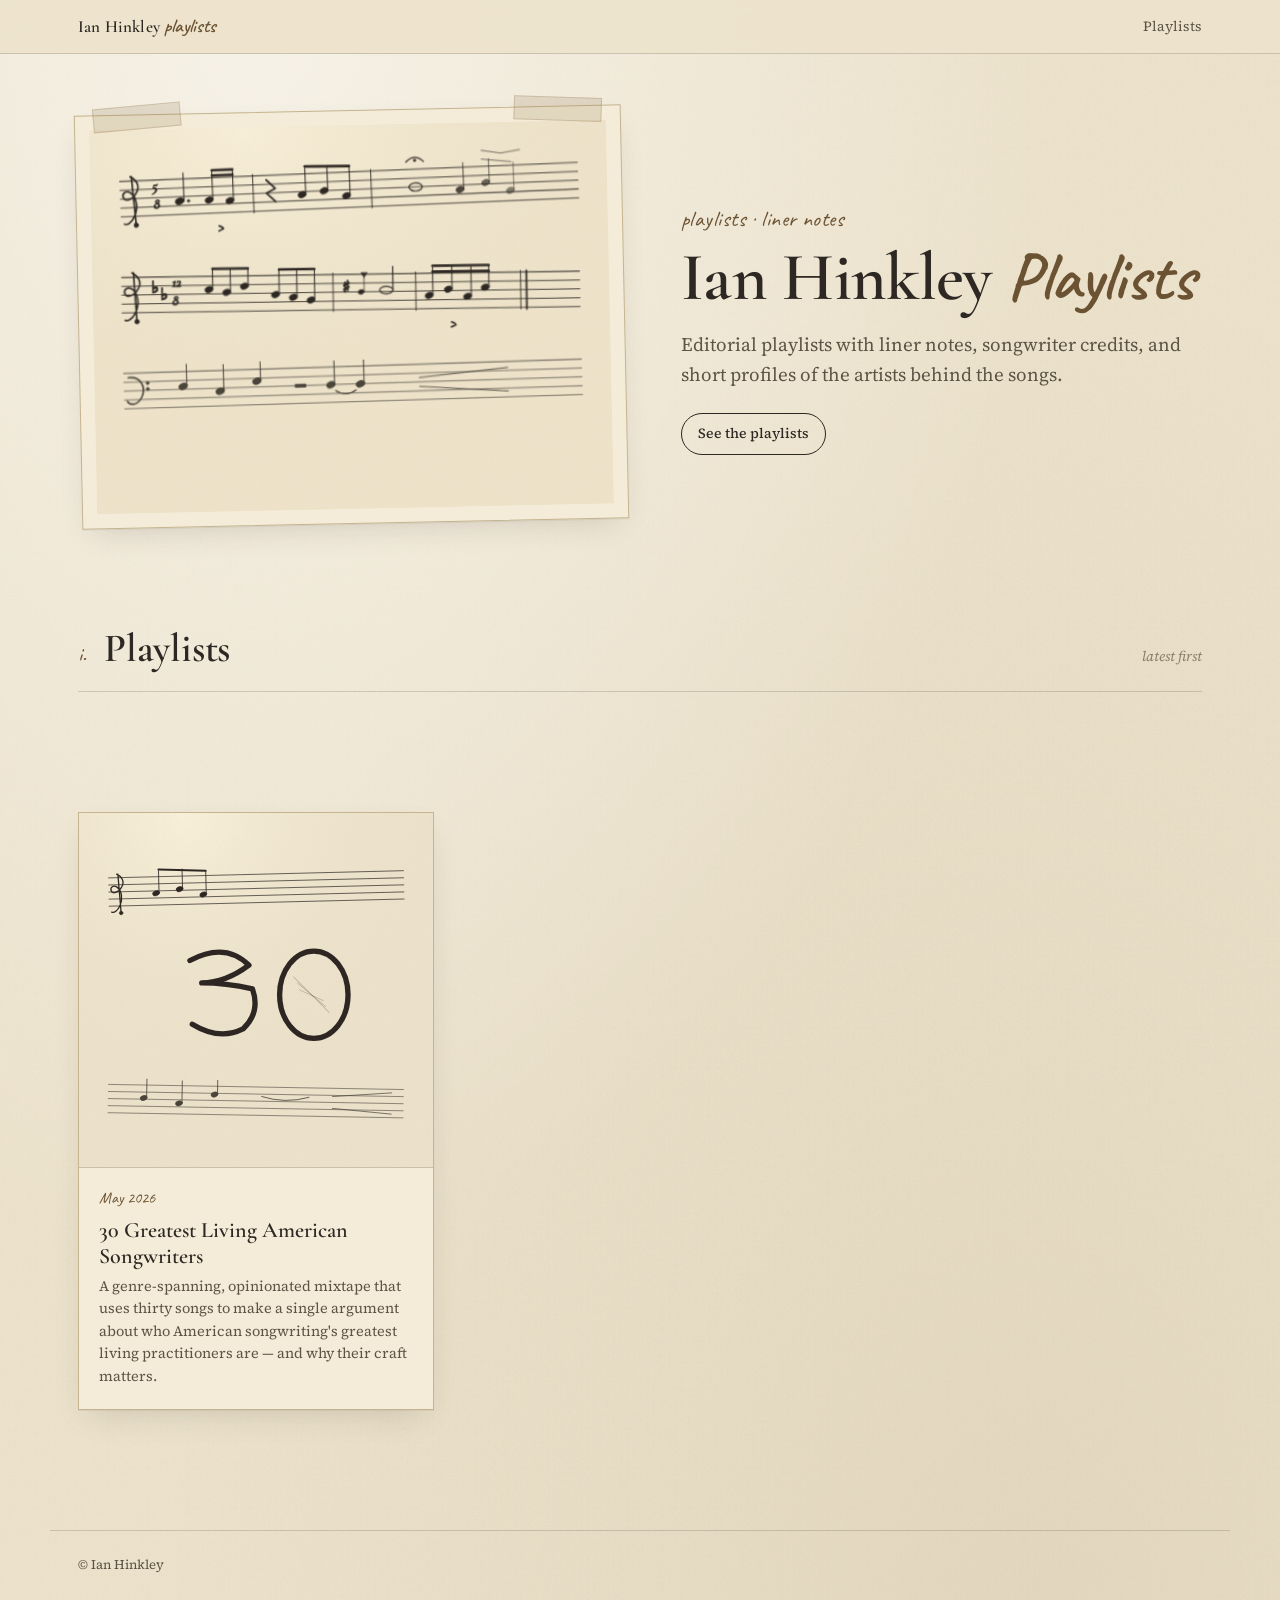
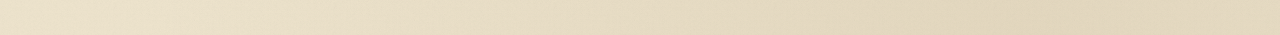
<file: index.html>
<!DOCTYPE html>
<html lang="en">
<head>
<meta charset="utf-8" />
<meta name="viewport" content="width=device-width,initial-scale=1" />
<title>Ian Hinkley Playlists</title>
<meta name="description" content="Editorial playlists from Ian Hinkley, with liner notes, songwriter credits, and artist profiles." />
<link rel="preconnect" href="https://fonts.googleapis.com">
<link rel="preconnect" href="https://fonts.gstatic.com" crossorigin>
<link href="https://fonts.googleapis.com/css2?family=Cormorant+Garamond:ital,wght@0,400;0,500;0,600;0,700;1,400&family=Source+Serif+4:ital,wght@0,300;0,400;0,500;0,600;1,400&family=Caveat:wght@400;600&display=swap" rel="stylesheet">
<link rel="stylesheet" href="assets/styles.css">
</head>
<body>
<div class="topbar">
  <div class="topbar-inner">
    <a class="topbar-brand" href="index.html">Ian Hinkley <span class="marque">playlists</span></a>
    <nav class="topbar-nav">
      <a href="#playlists">Playlists</a>
    </nav>
  </div>
</div>

<header class="home-hero">
  <div class="hero-image-wrap">
    <svg class="hero-svg" viewBox="0 0 700 520" xmlns="http://www.w3.org/2000/svg" role="img" aria-label="Pencil sketch of musical staves and notation on cream paper">
      <defs>
        <filter id="penWobble" x="-2%" y="-2%" width="104%" height="104%">
          <feTurbulence type="fractalNoise" baseFrequency="0.022" numOctaves="2" seed="3" />
          <feDisplacementMap in="SourceGraphic" scale="1.6" />
        </filter>
        <filter id="paperGrain" x="0" y="0" width="100%" height="100%">
          <feTurbulence type="fractalNoise" baseFrequency="1.6" numOctaves="2" stitchTiles="stitch"/>
          <feColorMatrix values="0 0 0 0 0.55  0 0 0 0 0.45  0 0 0 0 0.30  0 0 0 0.18 0"/>
          <feComposite in2="SourceGraphic" operator="in"/>
        </filter>
        <radialGradient id="paperGrad" cx="30%" cy="0%" r="120%">
          <stop offset="0%" stop-color="#fbf3dc" stop-opacity="0.9"/>
          <stop offset="60%" stop-color="#ede3cc" stop-opacity="0"/>
        </radialGradient>
      </defs>

      <rect width="700" height="520" fill="#f0e5cc"/>
      <rect width="700" height="520" fill="url(#paperGrad)"/>
      <rect width="700" height="520" filter="url(#paperGrain)" opacity="0.55"/>

      <g stroke="#2d2823" stroke-linecap="round" stroke-linejoin="round" fill="#2d2823" filter="url(#penWobble)">

        <!-- STAVE 1 -->
        <g transform="translate(40,70) rotate(-1.2)">
          <g stroke-width="1.4" fill="none" opacity="0.85">
            <path d="M0 0 L620 0"/>
            <path d="M0 12 L620 12"/>
            <path d="M0 24 L620 24"/>
            <path d="M0 36 L620 36"/>
            <path d="M0 48 L620 48"/>
          </g>
          <path d="M14 -6 C 22 -2, 28 6, 22 16 C 16 26, 6 28, 4 22 C 2 16, 8 12, 14 16 C 22 22, 24 36, 18 48 C 14 56, 8 60, 4 58 M16 -6 L20 60" stroke-width="2.2" fill="none"/>
          <circle cx="20" cy="60" r="3"/>
          <text x="44" y="14" font-family="Cormorant Garamond, serif" font-style="italic" font-weight="600" font-size="20" fill="#2d2823">5</text>
          <text x="44" y="38" font-family="Cormorant Garamond, serif" font-style="italic" font-weight="600" font-size="20" fill="#2d2823">8</text>
          <ellipse cx="80" cy="30" rx="6" ry="4.2" transform="rotate(-18 80 30)"/>
          <path d="M86 30 L86 -8" stroke-width="1.4"/>
          <circle cx="92" cy="30" r="1.6"/>
          <ellipse cx="120" cy="30" rx="5.5" ry="4" transform="rotate(-18 120 30)"/>
          <path d="M125 30 L125 -10" stroke-width="1.4"/>
          <ellipse cx="148" cy="32" rx="5.5" ry="4" transform="rotate(-18 148 32)"/>
          <path d="M153 32 L153 -10" stroke-width="1.4"/>
          <path d="M125 -10 L153 -10" stroke-width="3.4"/>
          <path d="M125 -3 L153 -3" stroke-width="3.4"/>
          <text x="128" y="74" font-family="Caveat, cursive" font-size="22" fill="#2d2823">&gt;</text>
          <path d="M180 -2 L180 50" stroke-width="1.2"/>
          <path d="M198 6 L210 18 L198 24 L210 36" stroke-width="2.4" fill="none"/>
          <ellipse cx="246" cy="28" rx="5.5" ry="4" transform="rotate(-18 246 28)"/>
          <path d="M251 28 L251 -8" stroke-width="1.4"/>
          <ellipse cx="276" cy="24" rx="5.5" ry="4" transform="rotate(-18 276 24)"/>
          <path d="M281 24 L281 -10" stroke-width="1.4"/>
          <ellipse cx="306" cy="32" rx="5.5" ry="4" transform="rotate(-18 306 32)"/>
          <path d="M311 32 L311 -8" stroke-width="1.4"/>
          <path d="M251 -10 L311 -8" stroke-width="3.6"/>
          <path d="M340 -2 L340 50" stroke-width="1.2"/>
          <ellipse cx="400" cy="24" rx="9" ry="5.5" fill="none" stroke-width="1.6"/>
          <path d="M388 -10 Q400 -22 412 -10" stroke-width="1.6" fill="none"/>
          <circle cx="400" cy="-12" r="1.6"/>
          <ellipse cx="460" cy="30" rx="5.5" ry="4" transform="rotate(-18 460 30)" opacity="0.85"/>
          <path d="M465 30 L465 -6" stroke-width="1.3" opacity="0.85"/>
          <ellipse cx="495" cy="22" rx="5.5" ry="4" transform="rotate(-18 495 22)" opacity="0.7"/>
          <path d="M500 22 L500 -10" stroke-width="1.3" opacity="0.7"/>
          <ellipse cx="528" cy="34" rx="5.5" ry="4" transform="rotate(-18 528 34)" opacity="0.55"/>
          <path d="M533 34 L533 -4" stroke-width="1.3" opacity="0.55"/>
        </g>

        <!-- STAVE 2 -->
        <g transform="translate(40,200) rotate(0.4)">
          <g stroke-width="1.4" fill="none" opacity="0.85">
            <path d="M0 0 L620 0"/>
            <path d="M0 12 L620 12"/>
            <path d="M0 24 L620 24"/>
            <path d="M0 36 L620 36"/>
            <path d="M0 48 L620 48"/>
          </g>
          <path d="M14 -6 C 22 -2, 28 6, 22 16 C 16 26, 6 28, 4 22 C 2 16, 8 12, 14 16 C 22 22, 24 36, 18 48 C 14 56, 8 60, 4 58 M16 -6 L20 60" stroke-width="2.2" fill="none"/>
          <circle cx="20" cy="60" r="3"/>
          <text x="40" y="22" font-family="Cormorant Garamond, serif" font-size="22" font-weight="600">♭</text>
          <text x="52" y="32" font-family="Cormorant Garamond, serif" font-size="22" font-weight="600">♭</text>
          <text x="68" y="14" font-family="Cormorant Garamond, serif" font-style="italic" font-weight="600" font-size="20">12</text>
          <text x="68" y="38" font-family="Cormorant Garamond, serif" font-style="italic" font-weight="600" font-size="20">8</text>
          <g>
            <ellipse cx="118" cy="18" rx="5.5" ry="4" transform="rotate(-18 118 18)"/>
            <path d="M123 18 L123 -10" stroke-width="1.4"/>
            <ellipse cx="142" cy="22" rx="5.5" ry="4" transform="rotate(-18 142 22)"/>
            <path d="M147 22 L147 -10" stroke-width="1.4"/>
            <ellipse cx="166" cy="14" rx="5.5" ry="4" transform="rotate(-18 166 14)"/>
            <path d="M171 14 L171 -10" stroke-width="1.4"/>
            <path d="M123 -10 L171 -10" stroke-width="3.4"/>
          </g>
          <g>
            <ellipse cx="208" cy="26" rx="5.5" ry="4" transform="rotate(-18 208 26)"/>
            <path d="M213 26 L213 -8" stroke-width="1.4"/>
            <ellipse cx="232" cy="30" rx="5.5" ry="4" transform="rotate(-18 232 30)"/>
            <path d="M237 30 L237 -8" stroke-width="1.4"/>
            <ellipse cx="256" cy="34" rx="5.5" ry="4" transform="rotate(-18 256 34)"/>
            <path d="M261 34 L261 -8" stroke-width="1.4"/>
            <path d="M213 -8 L261 -8" stroke-width="3.4"/>
          </g>
          <path d="M286 -2 L286 50" stroke-width="1.2"/>
          <text x="298" y="24" font-family="Cormorant Garamond, serif" font-size="22" font-weight="600">♯</text>
          <ellipse cx="324" cy="24" rx="4" ry="3" transform="rotate(-18 324 24)"/>
          <path d="M328 24 L328 4" stroke-width="1"/>
          <path d="M328 4 L324 -2 L332 -2 Z"/>
          <ellipse cx="358" cy="22" rx="9" ry="5" fill="none" stroke-width="1.6"/>
          <path d="M367 22 L367 -10" stroke-width="1.6"/>
          <path d="M398 -2 L398 50" stroke-width="1.2"/>
          <ellipse cx="416" cy="30" rx="5.5" ry="4" transform="rotate(-18 416 30)"/>
          <path d="M421 30 L421 -8" stroke-width="1.4"/>
          <ellipse cx="442" cy="22" rx="5.5" ry="4" transform="rotate(-18 442 22)"/>
          <path d="M447 22 L447 -10" stroke-width="1.4"/>
          <ellipse cx="468" cy="32" rx="5.5" ry="4" transform="rotate(-18 468 32)"/>
          <path d="M473 32 L473 -8" stroke-width="1.4"/>
          <ellipse cx="492" cy="20" rx="5.5" ry="4" transform="rotate(-18 492 20)"/>
          <path d="M497 20 L497 -10" stroke-width="1.4"/>
          <path d="M421 -10 L497 -10" stroke-width="3.6"/>
          <path d="M421 -2 L497 -2" stroke-width="3.6"/>
          <text x="442" y="74" font-family="Caveat, cursive" font-size="22">&gt;</text>
          <path d="M540 -2 L540 50" stroke-width="1.2"/>
          <path d="M548 -2 L548 50" stroke-width="2.4"/>
        </g>

        <!-- STAVE 3 -->
        <g transform="translate(40,330) rotate(-0.6)" opacity="0.85">
          <g stroke-width="1.4" fill="none" opacity="0.7">
            <path d="M0 0 L620 0"/>
            <path d="M0 12 L620 12"/>
            <path d="M0 24 L620 24"/>
            <path d="M0 36 L620 36"/>
            <path d="M0 48 L620 48"/>
          </g>
          <g stroke-width="2.2" fill="none">
            <path d="M6 6 C 22 4, 30 18, 24 32 C 18 44, 8 44, 4 38"/>
          </g>
          <circle cx="32" cy="14" r="2"/>
          <circle cx="32" cy="22" r="2"/>
          <ellipse cx="80" cy="20" rx="6" ry="4.2" transform="rotate(-18 80 20)"/>
          <path d="M85 20 L85 -10" stroke-width="1.4"/>
          <ellipse cx="130" cy="28" rx="6" ry="4.2" transform="rotate(-18 130 28)"/>
          <path d="M135 28 L135 -8" stroke-width="1.4"/>
          <ellipse cx="180" cy="16" rx="6" ry="4.2" transform="rotate(-18 180 16)"/>
          <path d="M185 16 L185 -10" stroke-width="1.4"/>
          <rect x="232" y="22" width="14" height="4"/>
          <ellipse cx="280" cy="24" rx="6" ry="4.2" transform="rotate(-18 280 24)"/>
          <ellipse cx="320" cy="24" rx="6" ry="4.2" transform="rotate(-18 320 24)"/>
          <path d="M286 32 Q300 42 314 32" stroke-width="1.4" fill="none"/>
          <path d="M285 -8 L285 24" stroke-width="1.4"/>
          <path d="M325 -8 L325 24" stroke-width="1.4"/>
          <path d="M400 18 L520 8" stroke-width="1.2" fill="none"/>
          <path d="M400 30 L520 40" stroke-width="1.2" fill="none"/>
        </g>

        <g transform="translate(530,38)" opacity="0.6">
          <path d="M0 0 L26 4 L52 0" stroke-width="1.4" fill="none"/>
          <path d="M0 12 L40 16" stroke-width="1.4" fill="none"/>
        </g>
      </g>
    </svg>
  </div>
  <div class="hero-text">
    <p class="eyebrow">playlists · liner notes</p>
    <h1>Ian Hinkley <em>Playlists</em></h1>
    <p class="lede">Editorial playlists with liner notes, songwriter credits, and short profiles of the artists behind the songs.</p>
    <div class="hero-actions">
      <a class="btn-ghost" href="#playlists">See the playlists</a>
    </div>
  </div>
</header>

<section id="playlists" aria-label="Playlists">
  <div class="section-head">
    <span class="section-num">i.</span>
    <h2>Playlists</h2>
    <span class="section-sub">latest first</span>
  </div>
</section>

<div class="tile-grid">
      <a class="tile" href="playlists/30-greatest-living-american-songwriters/index.html">
        <span class="tile-cover"><img src="assets/covers/30-greatest-living-american-songwriters.svg" alt="" /></span>
        <div class="tile-body">
          <div class="tile-month">May 2026</div>
          <h3 class="tile-title">30 Greatest Living American Songwriters</h3>
          <p class="tile-desc">A genre-spanning, opinionated mixtape that uses thirty songs to make a single argument about who American songwriting&#x27;s greatest living practitioners are — and why their craft matters.</p>
        </div>
      </a>
</div>

<footer>
  <div>© Ian Hinkley</div>
</footer>
</body>
</html>
</file>
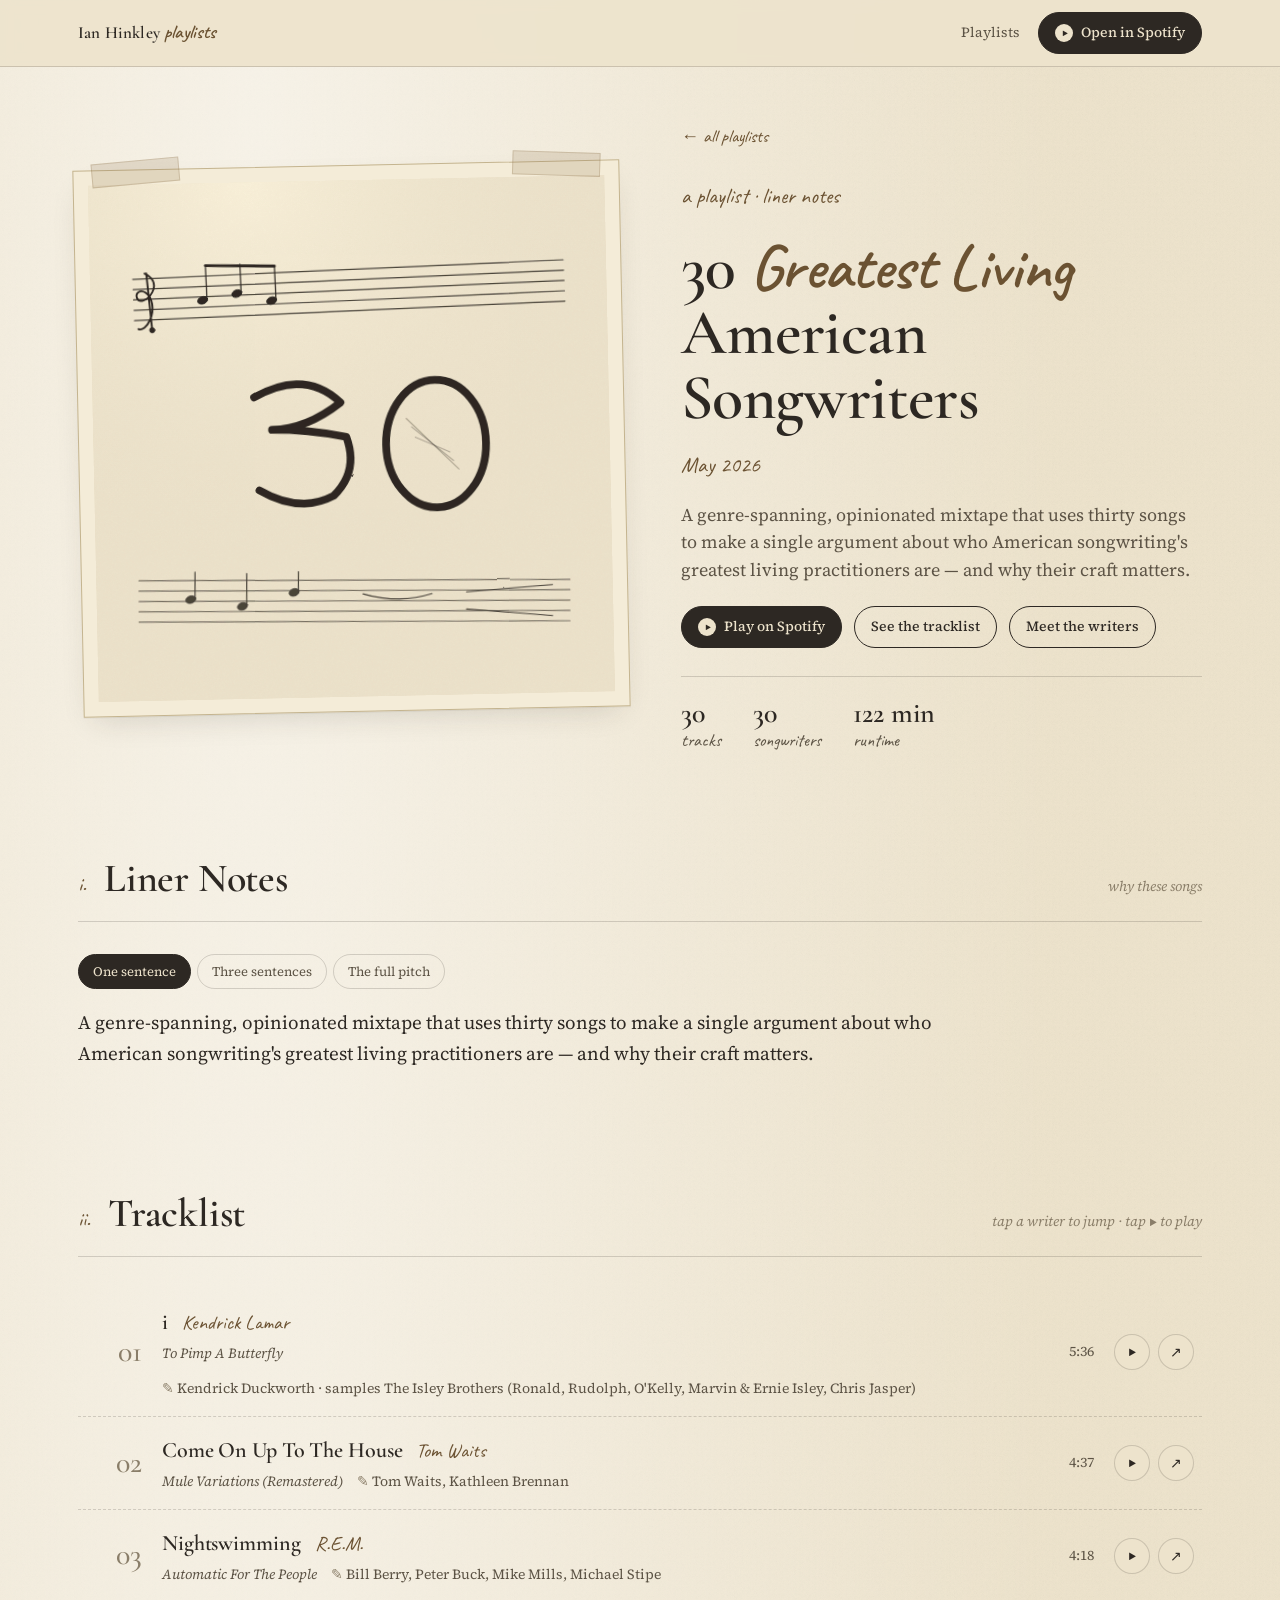
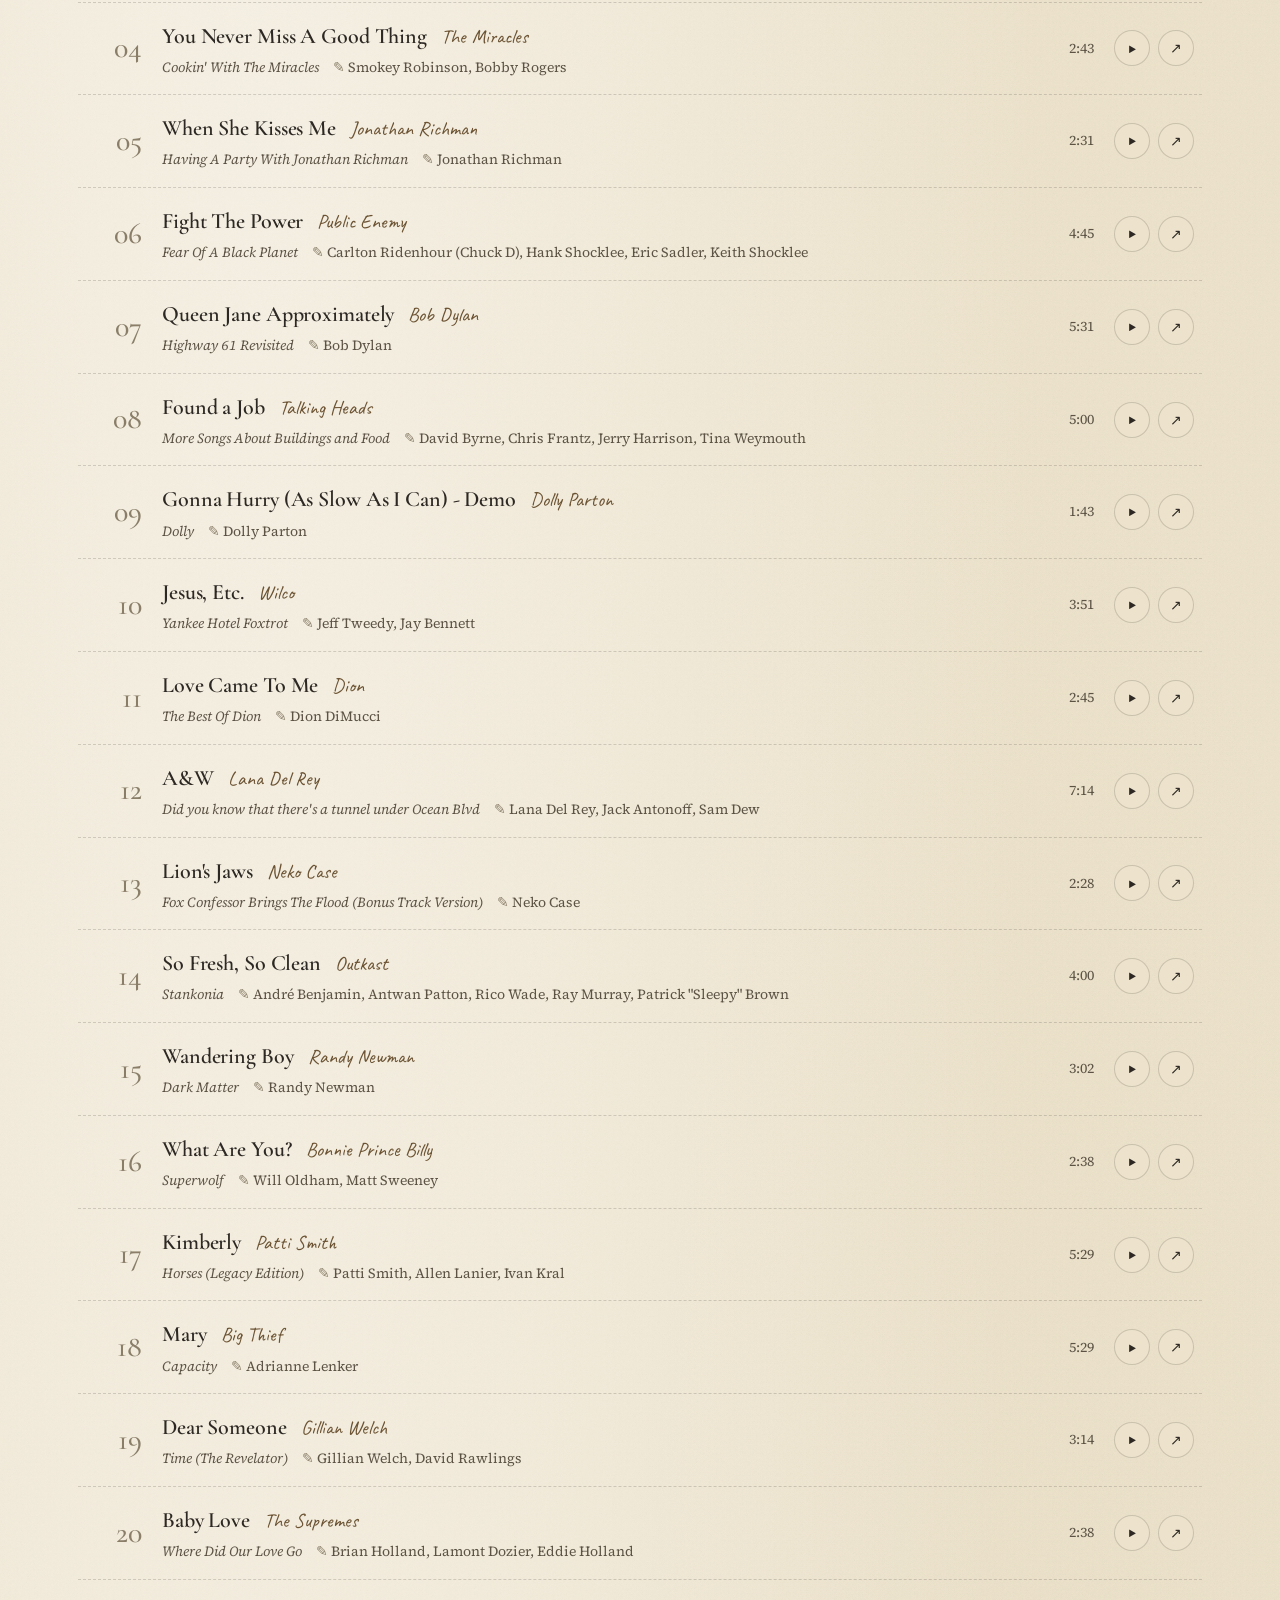
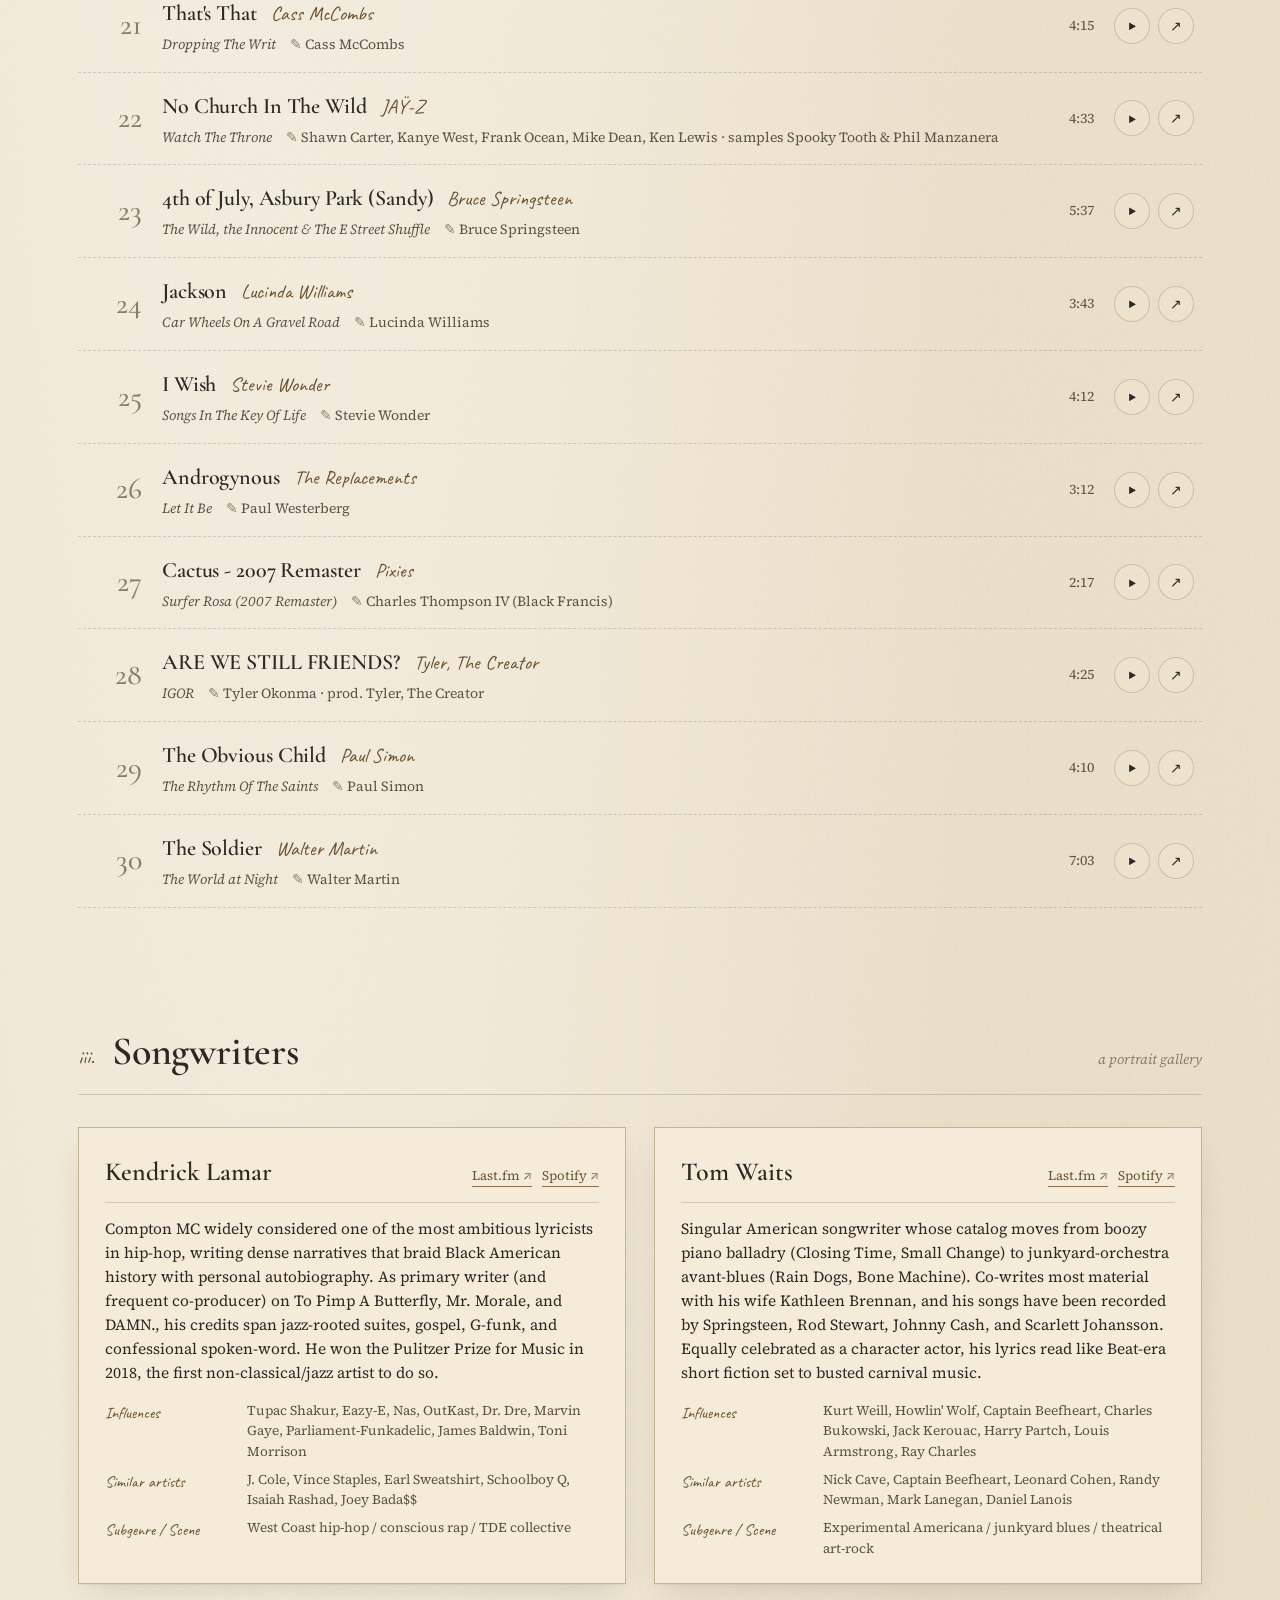
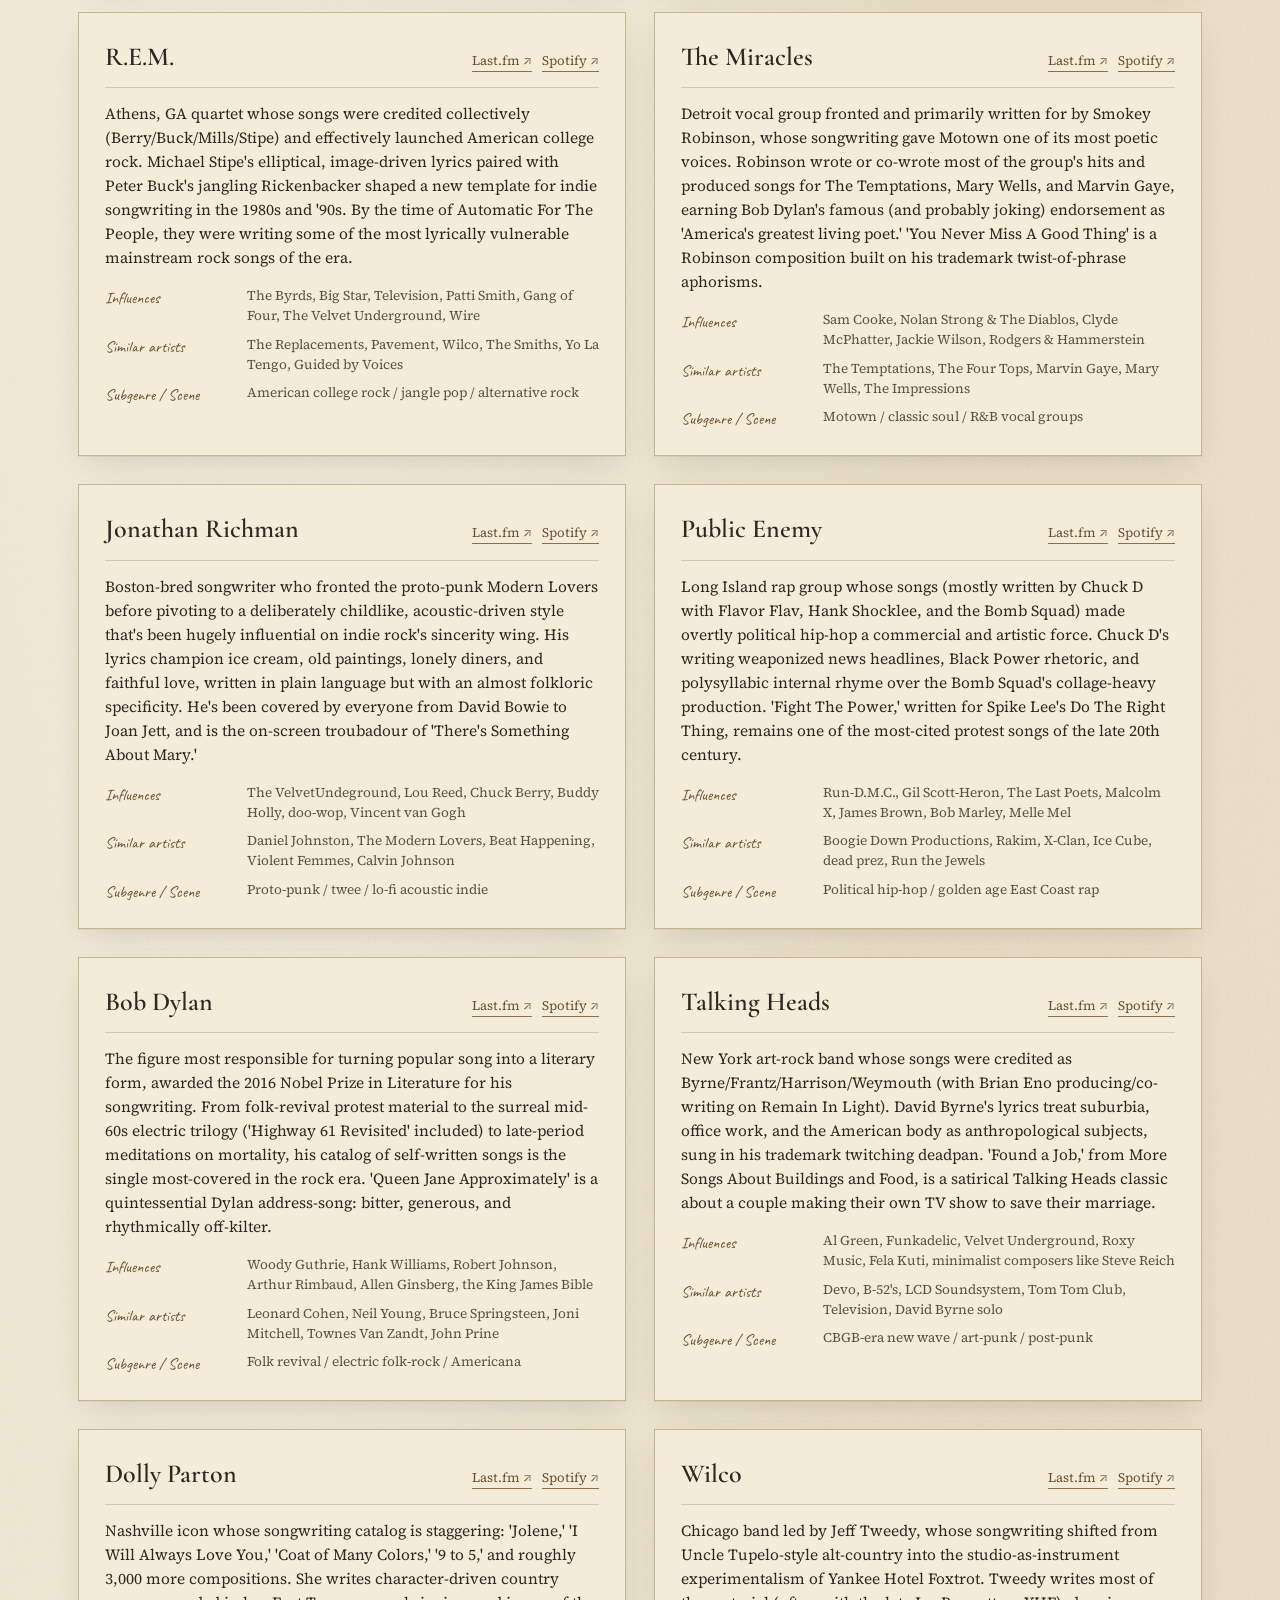
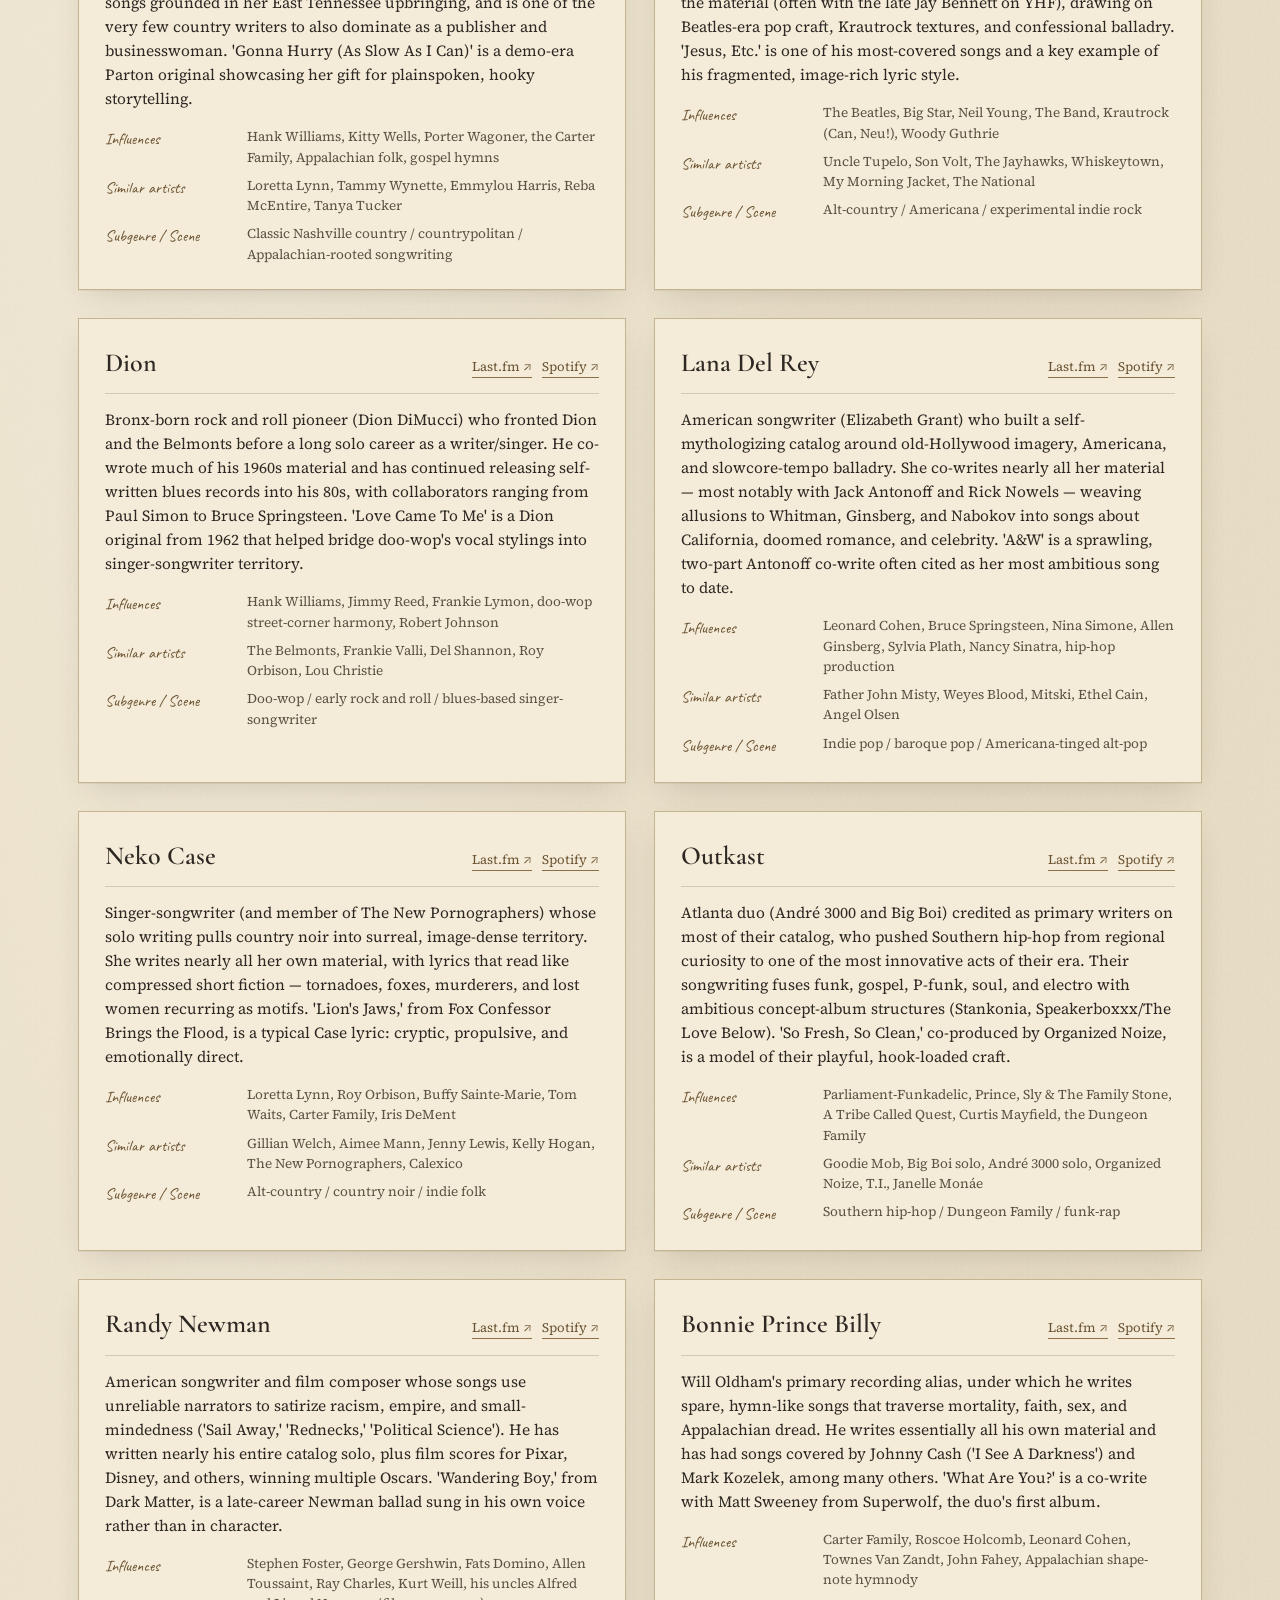
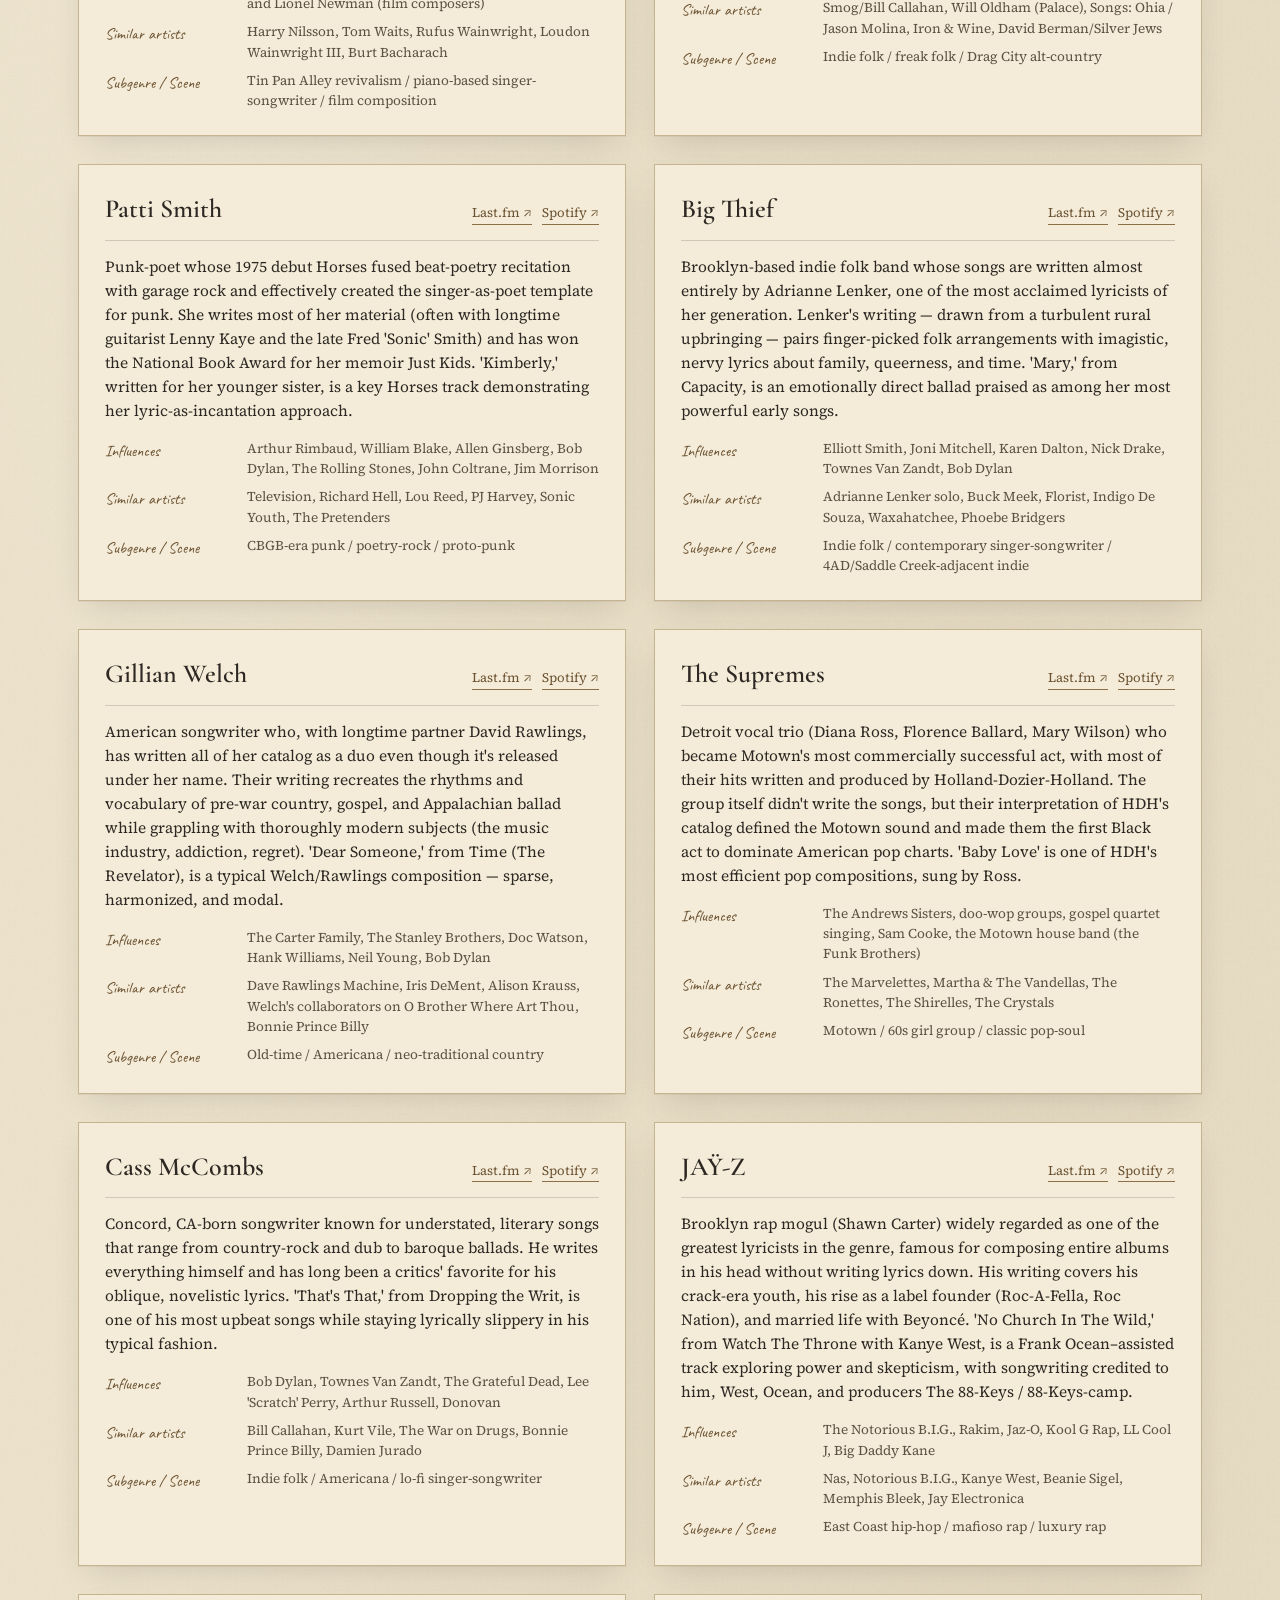
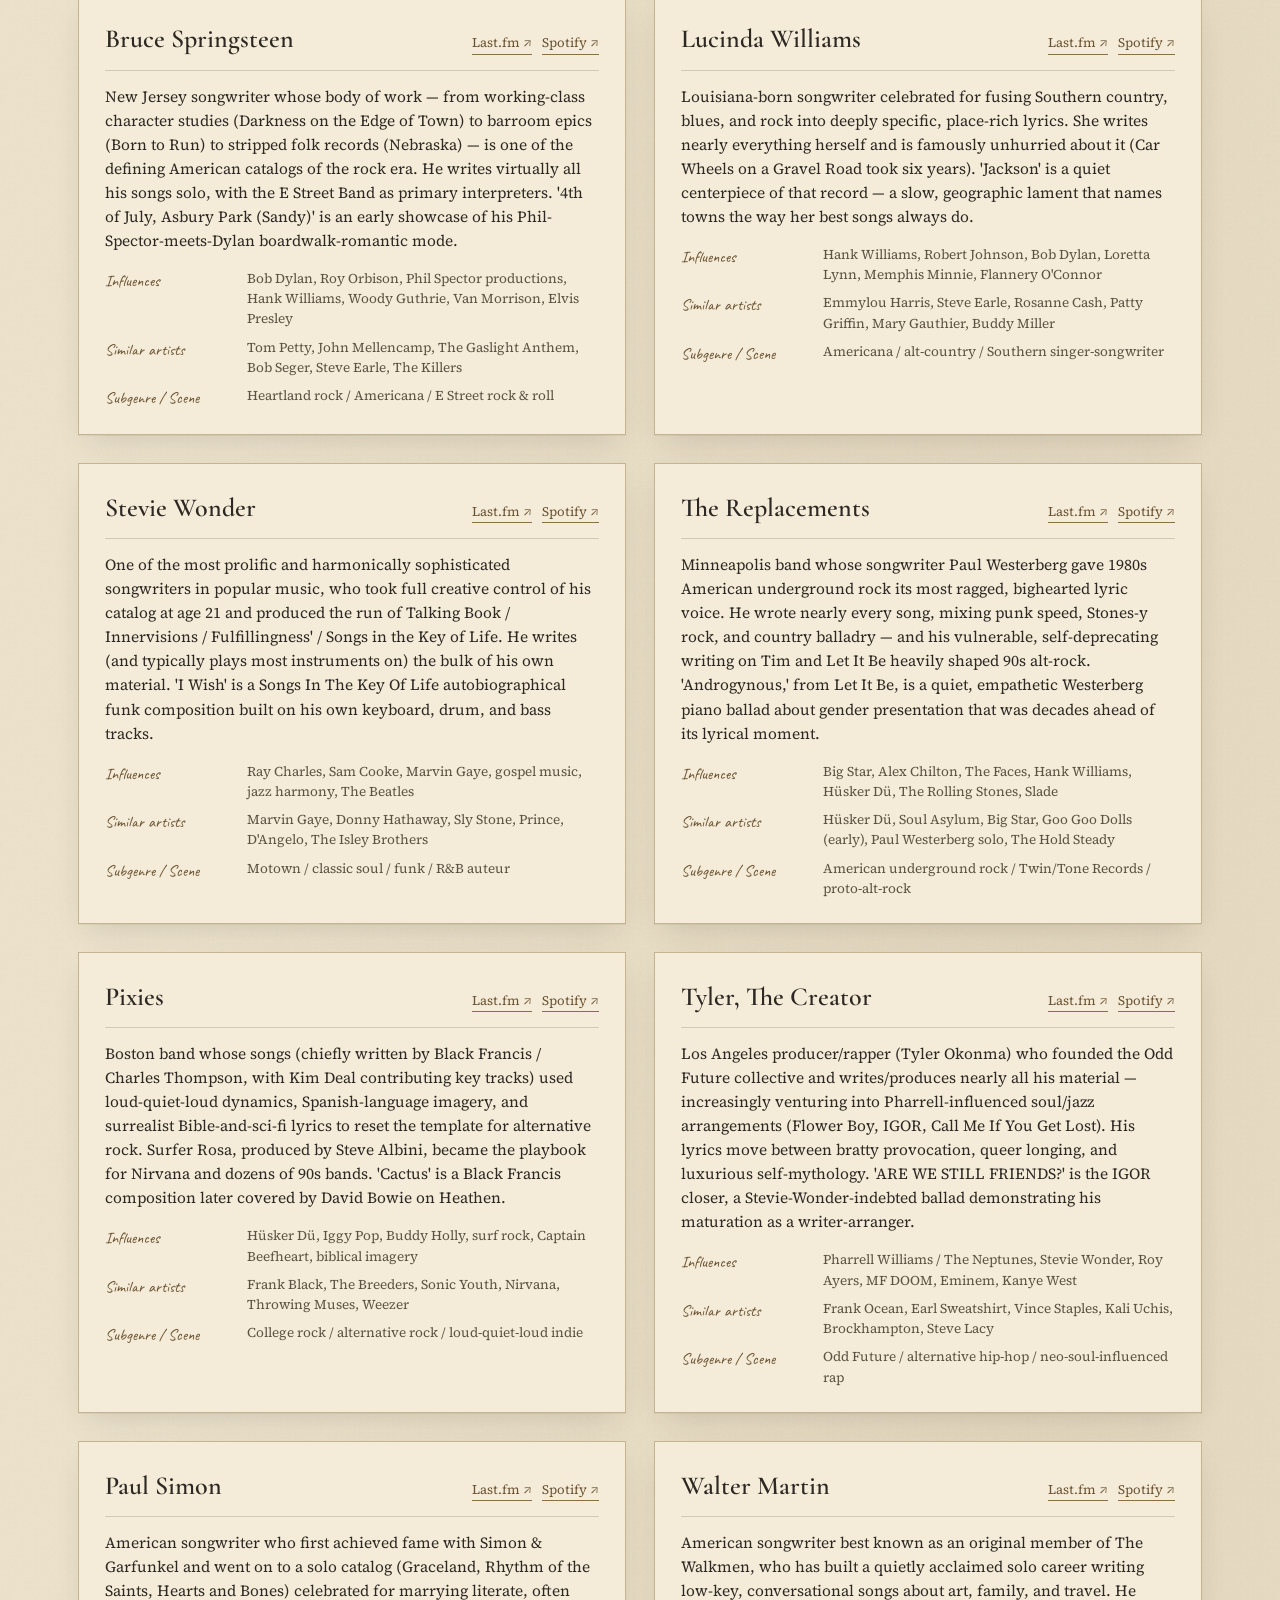
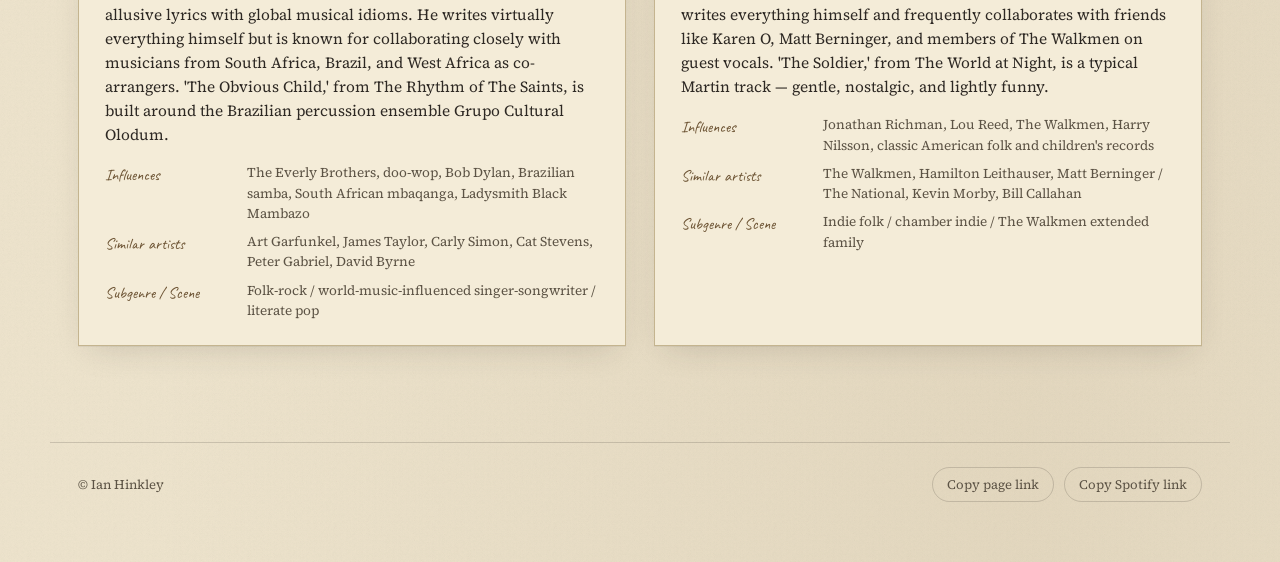
<file: playlists/30-greatest-living-american-songwriters/index.html>
<!DOCTYPE html>
<html lang="en">
<head>
<meta charset="utf-8" />
<meta name="viewport" content="width=device-width,initial-scale=1" />
<title>30 Greatest Living American Songwriters · Ian Hinkley Playlists</title>
<meta name="description" content="A genre-spanning, opinionated mixtape that uses thirty songs to make a single argument about who American songwriting&#x27;s greatest living practitioners are — and why their craft matters." />
<link rel="preconnect" href="https://fonts.googleapis.com">
<link rel="preconnect" href="https://fonts.gstatic.com" crossorigin>
<link href="https://fonts.googleapis.com/css2?family=Cormorant+Garamond:ital,wght@0,400;0,500;0,600;0,700;1,400&family=Source+Serif+4:ital,wght@0,300;0,400;0,500;0,600;1,400&family=Caveat:wght@400;600&display=swap" rel="stylesheet">
<link rel="stylesheet" href="../../assets/styles.css">
</head>
<body>
<div class="topbar">
  <div class="topbar-inner">
    <a class="topbar-brand" href="../../index.html">Ian Hinkley <span class="marque">playlists</span></a>
    <nav class="topbar-nav">
      <a href="../../index.html">Playlists</a>
    </nav>
    <a class="btn-spotify" href="https://open.spotify.com/playlist/75M0cpX5T0WS9ZMo2hodon?si=23b05240c17c4489" target="_blank" rel="noopener" id="playlist-cta">
      <span class="play">▶</span> Open in Spotify
    </a>
  </div>
</div>

<header class="detail-hero">
  <div class="detail-cover-wrap">
    <img src="../../assets/covers/30-greatest-living-american-songwriters.svg" alt="Pencil-sketch cover art for 30 Greatest Living American Songwriters" />
  </div>
  <div class="detail-meta">
    <a class="crumb" href="../../index.html">← all playlists</a>
    <p class="eyebrow">a playlist · liner notes</p>
    <h1>30 <em>Greatest Living</em><br/>American Songwriters</h1>
    <div class="month">May 2026</div>
    <p class="lede">A genre-spanning, opinionated mixtape that uses thirty songs to make a single argument about who American songwriting&#x27;s greatest living practitioners are — and why their craft matters.</p>
    <div class="detail-actions">
      <a class="btn-spotify" href="https://open.spotify.com/playlist/75M0cpX5T0WS9ZMo2hodon?si=23b05240c17c4489" target="_blank" rel="noopener">
        <span class="play">▶</span> Play on Spotify
      </a>
      <a class="btn-ghost" href="#tracks">See the tracklist</a>
      <a class="btn-ghost" href="#artists">Meet the writers</a>
    </div>
    <div class="detail-stats">
      <div><strong>30</strong>tracks</div>
      <div><strong>30</strong>songwriters</div>
      <div><strong>122 min</strong>runtime</div>
    </div>
  </div>
</header>

<section id="overview">
  <div class="section-head">
    <span class="section-num">i.</span>
    <h2>Liner Notes</h2>
    <span class="section-sub">why these songs</span>
  </div>
  <div class="overview-tabs">
    <button class="overview-tab active" data-pane="o-one">One sentence</button>
    <button class="overview-tab" data-pane="o-three">Three sentences</button>
    <button class="overview-tab" data-pane="o-long">The full pitch</button>
  </div>
  <div id="o-one" class="overview-pane active"><p>A genre-spanning, opinionated mixtape that uses thirty songs to make a single argument about who American songwriting&#x27;s greatest living practitioners are — and why their craft matters.</p></div>
  <div id="o-three" class="overview-pane"><p>A canon-style argument for the thirty greatest living American songwriters, the playlist deliberately moves across hip-hop, soul, folk, country, indie rock, punk, and Motown to insist that great songwriting is genre-agnostic. It pairs solo auteurs (Dylan, Springsteen, Parton, Stevie Wonder, Lana Del Rey, Adrianne Lenker, Lucinda Williams) with writers behind groups (Stipe, Westerberg, Black Francis, Smokey Robinson, Holland-Dozier-Holland for The Supremes, Byrne in Talking Heads), so the lens is always on the writing rather than the persona. The result is a punchy, opinionated tour through American vernacular song — political, romantic, regional, surreal — that reads as a single sustained essay on craft.</p></div>
  <div id="o-long" class="overview-pane long"><p>This playlist functions as an audio canon of the thirty greatest living American songwriters — a deliberately argumentative list that braids every major thread of American popular song into one coherent statement about craft. It opens with Kendrick Lamar&#x27;s spiritual self-interrogation &#x27;i&#x27; and moves through the junkyard surrealism of Tom Waits, the elliptical jangle of R.E.M., the Smokey Robinson aphorism of The Miracles, and the boyish folk sincerity of Jonathan Richman, before sliding into the political fury of Public Enemy and the literate electric blues of Bob Dylan&#x27;s &#x27;Queen Jane Approximately.&#x27; The middle stretch — Talking Heads, Dolly Parton, Wilco, Dion, Lana Del Rey, Neko Case, OutKast, Randy Newman, Bonnie Prince Billy — argues that craft is genre-agnostic: a Smokey couplet, a Parton hook, an André 3000 verse, and a Will Oldham hymn are all doing the same fundamental job. Patti Smith&#x27;s &#x27;Kimberly&#x27; and Big Thief&#x27;s &#x27;Mary&#x27; bookend forty years of American poet-rock; Gillian Welch and The Supremes (via Holland-Dozier-Holland) sit beside each other to remind you that the songwriter&#x27;s chair has always been occupied by writers behind the singer as often as by the singer themselves. The closing run — Cass McCombs, JAY-Z, Springsteen, Lucinda Williams, Stevie Wonder, The Replacements, Pixies, Tyler The Creator, Paul Simon, Walter Martin — keeps blowing the lens wider, so that by the final track the playlist&#x27;s actual subject reveals itself: not a personality contest, but a loose theory of American songcraft itself, told in thirty discrete arguments.</p></div>
</section>

<section id="tracks">
  <div class="section-head">
    <span class="section-num">ii.</span>
    <h2>Tracklist</h2>
    <span class="section-sub">tap a writer to jump · tap ▶︎ to play</span>
  </div>
  <ol class="tracks">
      <li id="track-1" class="track">
        <span class="track-num">01</span>
        <div class="track-body">
          <div class="track-title-row">
            <span class="track-title">i</span>
            <a class="track-artist" href="#artist-kendrick-lamar">Kendrick Lamar</a>
          </div>
          <div class="track-meta">
            <span class="track-album">To Pimp A Butterfly</span>
            <span class="track-songwriter">Kendrick Duckworth · samples The Isley Brothers (Ronald, Rudolph, O&#x27;Kelly, Marvin &amp; Ernie Isley, Chris Jasper)</span>
          </div>
        </div>
        <span class="track-duration">5:36</span>
        <div class="track-actions">
          <a class="btn-spotify-sm" href="https://open.spotify.com/track/3ODXRUPL44f04cCacwiCLC" target="_blank" rel="noopener" title="Open on Spotify">▶︎</a>
          <button class="btn-share" data-anchor="track-1" title="Copy link to this track">↗</button>
        </div>
      </li>
      <li id="track-2" class="track">
        <span class="track-num">02</span>
        <div class="track-body">
          <div class="track-title-row">
            <span class="track-title">Come On Up To The House</span>
            <a class="track-artist" href="#artist-tom-waits">Tom Waits</a>
          </div>
          <div class="track-meta">
            <span class="track-album">Mule Variations (Remastered)</span>
            <span class="track-songwriter">Tom Waits, Kathleen Brennan</span>
          </div>
        </div>
        <span class="track-duration">4:37</span>
        <div class="track-actions">
          <a class="btn-spotify-sm" href="https://open.spotify.com/track/7zhbOCrOKbncbqKvSwQx9R" target="_blank" rel="noopener" title="Open on Spotify">▶︎</a>
          <button class="btn-share" data-anchor="track-2" title="Copy link to this track">↗</button>
        </div>
      </li>
      <li id="track-3" class="track">
        <span class="track-num">03</span>
        <div class="track-body">
          <div class="track-title-row">
            <span class="track-title">Nightswimming</span>
            <a class="track-artist" href="#artist-r-e-m">R.E.M.</a>
          </div>
          <div class="track-meta">
            <span class="track-album">Automatic For The People</span>
            <span class="track-songwriter">Bill Berry, Peter Buck, Mike Mills, Michael Stipe</span>
          </div>
        </div>
        <span class="track-duration">4:18</span>
        <div class="track-actions">
          <a class="btn-spotify-sm" href="https://open.spotify.com/track/6G0NzOx2jEPFsSmhr9N8Ys" target="_blank" rel="noopener" title="Open on Spotify">▶︎</a>
          <button class="btn-share" data-anchor="track-3" title="Copy link to this track">↗</button>
        </div>
      </li>
      <li id="track-4" class="track">
        <span class="track-num">04</span>
        <div class="track-body">
          <div class="track-title-row">
            <span class="track-title">You Never Miss A Good Thing</span>
            <a class="track-artist" href="#artist-the-miracles">The Miracles</a>
          </div>
          <div class="track-meta">
            <span class="track-album">Cookin&#x27; With The Miracles</span>
            <span class="track-songwriter">Smokey Robinson, Bobby Rogers</span>
          </div>
        </div>
        <span class="track-duration">2:43</span>
        <div class="track-actions">
          <a class="btn-spotify-sm" href="https://open.spotify.com/track/5UWOpbjfdLQQI6CaCmoWl4" target="_blank" rel="noopener" title="Open on Spotify">▶︎</a>
          <button class="btn-share" data-anchor="track-4" title="Copy link to this track">↗</button>
        </div>
      </li>
      <li id="track-5" class="track">
        <span class="track-num">05</span>
        <div class="track-body">
          <div class="track-title-row">
            <span class="track-title">When She Kisses Me</span>
            <a class="track-artist" href="#artist-jonathan-richman">Jonathan Richman</a>
          </div>
          <div class="track-meta">
            <span class="track-album">Having A Party With Jonathan Richman</span>
            <span class="track-songwriter">Jonathan Richman</span>
          </div>
        </div>
        <span class="track-duration">2:31</span>
        <div class="track-actions">
          <a class="btn-spotify-sm" href="https://open.spotify.com/track/5PgJgYt1n2oWpN8CiQS38j" target="_blank" rel="noopener" title="Open on Spotify">▶︎</a>
          <button class="btn-share" data-anchor="track-5" title="Copy link to this track">↗</button>
        </div>
      </li>
      <li id="track-6" class="track">
        <span class="track-num">06</span>
        <div class="track-body">
          <div class="track-title-row">
            <span class="track-title">Fight The Power</span>
            <a class="track-artist" href="#artist-public-enemy">Public Enemy</a>
          </div>
          <div class="track-meta">
            <span class="track-album">Fear Of A Black Planet</span>
            <span class="track-songwriter">Carlton Ridenhour (Chuck D), Hank Shocklee, Eric Sadler, Keith Shocklee</span>
          </div>
        </div>
        <span class="track-duration">4:45</span>
        <div class="track-actions">
          <a class="btn-spotify-sm" href="https://open.spotify.com/track/1yo16b3u0lptm6Cs7lx4AD" target="_blank" rel="noopener" title="Open on Spotify">▶︎</a>
          <button class="btn-share" data-anchor="track-6" title="Copy link to this track">↗</button>
        </div>
      </li>
      <li id="track-7" class="track">
        <span class="track-num">07</span>
        <div class="track-body">
          <div class="track-title-row">
            <span class="track-title">Queen Jane Approximately</span>
            <a class="track-artist" href="#artist-bob-dylan">Bob Dylan</a>
          </div>
          <div class="track-meta">
            <span class="track-album">Highway 61 Revisited</span>
            <span class="track-songwriter">Bob Dylan</span>
          </div>
        </div>
        <span class="track-duration">5:31</span>
        <div class="track-actions">
          <a class="btn-spotify-sm" href="https://open.spotify.com/track/0c2DAekH6ZEnHhf8dM1leK" target="_blank" rel="noopener" title="Open on Spotify">▶︎</a>
          <button class="btn-share" data-anchor="track-7" title="Copy link to this track">↗</button>
        </div>
      </li>
      <li id="track-8" class="track">
        <span class="track-num">08</span>
        <div class="track-body">
          <div class="track-title-row">
            <span class="track-title">Found a Job</span>
            <a class="track-artist" href="#artist-talking-heads">Talking Heads</a>
          </div>
          <div class="track-meta">
            <span class="track-album">More Songs About Buildings and Food</span>
            <span class="track-songwriter">David Byrne, Chris Frantz, Jerry Harrison, Tina Weymouth</span>
          </div>
        </div>
        <span class="track-duration">5:00</span>
        <div class="track-actions">
          <a class="btn-spotify-sm" href="https://open.spotify.com/track/5JgB38WStxku1uvo30tFsn" target="_blank" rel="noopener" title="Open on Spotify">▶︎</a>
          <button class="btn-share" data-anchor="track-8" title="Copy link to this track">↗</button>
        </div>
      </li>
      <li id="track-9" class="track">
        <span class="track-num">09</span>
        <div class="track-body">
          <div class="track-title-row">
            <span class="track-title">Gonna Hurry (As Slow As I Can) - Demo</span>
            <a class="track-artist" href="#artist-dolly-parton">Dolly Parton</a>
          </div>
          <div class="track-meta">
            <span class="track-album">Dolly</span>
            <span class="track-songwriter">Dolly Parton</span>
          </div>
        </div>
        <span class="track-duration">1:43</span>
        <div class="track-actions">
          <a class="btn-spotify-sm" href="https://open.spotify.com/track/523o1XkJHAKo0NR0n4py9i" target="_blank" rel="noopener" title="Open on Spotify">▶︎</a>
          <button class="btn-share" data-anchor="track-9" title="Copy link to this track">↗</button>
        </div>
      </li>
      <li id="track-10" class="track">
        <span class="track-num">10</span>
        <div class="track-body">
          <div class="track-title-row">
            <span class="track-title">Jesus, Etc.</span>
            <a class="track-artist" href="#artist-wilco">Wilco</a>
          </div>
          <div class="track-meta">
            <span class="track-album">Yankee Hotel Foxtrot</span>
            <span class="track-songwriter">Jeff Tweedy, Jay Bennett</span>
          </div>
        </div>
        <span class="track-duration">3:51</span>
        <div class="track-actions">
          <a class="btn-spotify-sm" href="https://open.spotify.com/track/4wd09wCccmxUB7XVJp0RNn" target="_blank" rel="noopener" title="Open on Spotify">▶︎</a>
          <button class="btn-share" data-anchor="track-10" title="Copy link to this track">↗</button>
        </div>
      </li>
      <li id="track-11" class="track">
        <span class="track-num">11</span>
        <div class="track-body">
          <div class="track-title-row">
            <span class="track-title">Love Came To Me</span>
            <a class="track-artist" href="#artist-dion">Dion</a>
          </div>
          <div class="track-meta">
            <span class="track-album">The Best Of Dion</span>
            <span class="track-songwriter">Dion DiMucci</span>
          </div>
        </div>
        <span class="track-duration">2:45</span>
        <div class="track-actions">
          <a class="btn-spotify-sm" href="https://open.spotify.com/track/1lSxosAXNmtgNBMZfFKSpB" target="_blank" rel="noopener" title="Open on Spotify">▶︎</a>
          <button class="btn-share" data-anchor="track-11" title="Copy link to this track">↗</button>
        </div>
      </li>
      <li id="track-12" class="track">
        <span class="track-num">12</span>
        <div class="track-body">
          <div class="track-title-row">
            <span class="track-title">A&amp;W</span>
            <a class="track-artist" href="#artist-lana-del-rey">Lana Del Rey</a>
          </div>
          <div class="track-meta">
            <span class="track-album">Did you know that there&#x27;s a tunnel under Ocean Blvd</span>
            <span class="track-songwriter">Lana Del Rey, Jack Antonoff, Sam Dew</span>
          </div>
        </div>
        <span class="track-duration">7:14</span>
        <div class="track-actions">
          <a class="btn-spotify-sm" href="https://open.spotify.com/track/5nW4z3pfZgJAJ2QTCz9AIE" target="_blank" rel="noopener" title="Open on Spotify">▶︎</a>
          <button class="btn-share" data-anchor="track-12" title="Copy link to this track">↗</button>
        </div>
      </li>
      <li id="track-13" class="track">
        <span class="track-num">13</span>
        <div class="track-body">
          <div class="track-title-row">
            <span class="track-title">Lion&#x27;s Jaws</span>
            <a class="track-artist" href="#artist-neko-case">Neko Case</a>
          </div>
          <div class="track-meta">
            <span class="track-album">Fox Confessor Brings The Flood (Bonus Track Version)</span>
            <span class="track-songwriter">Neko Case</span>
          </div>
        </div>
        <span class="track-duration">2:28</span>
        <div class="track-actions">
          <a class="btn-spotify-sm" href="https://open.spotify.com/track/4ny4sqrQmzhwHk7IHIVmL1" target="_blank" rel="noopener" title="Open on Spotify">▶︎</a>
          <button class="btn-share" data-anchor="track-13" title="Copy link to this track">↗</button>
        </div>
      </li>
      <li id="track-14" class="track">
        <span class="track-num">14</span>
        <div class="track-body">
          <div class="track-title-row">
            <span class="track-title">So Fresh, So Clean</span>
            <a class="track-artist" href="#artist-outkast">Outkast</a>
          </div>
          <div class="track-meta">
            <span class="track-album">Stankonia</span>
            <span class="track-songwriter">André Benjamin, Antwan Patton, Rico Wade, Ray Murray, Patrick &quot;Sleepy&quot; Brown</span>
          </div>
        </div>
        <span class="track-duration">4:00</span>
        <div class="track-actions">
          <a class="btn-spotify-sm" href="https://open.spotify.com/track/6glsMWIMIxQ4BedzLqGVi4" target="_blank" rel="noopener" title="Open on Spotify">▶︎</a>
          <button class="btn-share" data-anchor="track-14" title="Copy link to this track">↗</button>
        </div>
      </li>
      <li id="track-15" class="track">
        <span class="track-num">15</span>
        <div class="track-body">
          <div class="track-title-row">
            <span class="track-title">Wandering Boy</span>
            <a class="track-artist" href="#artist-randy-newman">Randy Newman</a>
          </div>
          <div class="track-meta">
            <span class="track-album">Dark Matter</span>
            <span class="track-songwriter">Randy Newman</span>
          </div>
        </div>
        <span class="track-duration">3:02</span>
        <div class="track-actions">
          <a class="btn-spotify-sm" href="https://open.spotify.com/track/7KcpgysSkILqNGFSI7r9wz" target="_blank" rel="noopener" title="Open on Spotify">▶︎</a>
          <button class="btn-share" data-anchor="track-15" title="Copy link to this track">↗</button>
        </div>
      </li>
      <li id="track-16" class="track">
        <span class="track-num">16</span>
        <div class="track-body">
          <div class="track-title-row">
            <span class="track-title">What Are You?</span>
            <a class="track-artist" href="#artist-bonnie-prince-billy">Bonnie Prince Billy</a>
          </div>
          <div class="track-meta">
            <span class="track-album">Superwolf</span>
            <span class="track-songwriter">Will Oldham, Matt Sweeney</span>
          </div>
        </div>
        <span class="track-duration">2:38</span>
        <div class="track-actions">
          <a class="btn-spotify-sm" href="https://open.spotify.com/track/6IRubz0RcFhhHfAkldHRPj" target="_blank" rel="noopener" title="Open on Spotify">▶︎</a>
          <button class="btn-share" data-anchor="track-16" title="Copy link to this track">↗</button>
        </div>
      </li>
      <li id="track-17" class="track">
        <span class="track-num">17</span>
        <div class="track-body">
          <div class="track-title-row">
            <span class="track-title">Kimberly</span>
            <a class="track-artist" href="#artist-patti-smith">Patti Smith</a>
          </div>
          <div class="track-meta">
            <span class="track-album">Horses (Legacy Edition)</span>
            <span class="track-songwriter">Patti Smith, Allen Lanier, Ivan Kral</span>
          </div>
        </div>
        <span class="track-duration">5:29</span>
        <div class="track-actions">
          <a class="btn-spotify-sm" href="https://open.spotify.com/track/0iI8LriXKjg47IxjNCWuwz" target="_blank" rel="noopener" title="Open on Spotify">▶︎</a>
          <button class="btn-share" data-anchor="track-17" title="Copy link to this track">↗</button>
        </div>
      </li>
      <li id="track-18" class="track">
        <span class="track-num">18</span>
        <div class="track-body">
          <div class="track-title-row">
            <span class="track-title">Mary</span>
            <a class="track-artist" href="#artist-big-thief">Big Thief</a>
          </div>
          <div class="track-meta">
            <span class="track-album">Capacity</span>
            <span class="track-songwriter">Adrianne Lenker</span>
          </div>
        </div>
        <span class="track-duration">5:29</span>
        <div class="track-actions">
          <a class="btn-spotify-sm" href="https://open.spotify.com/track/67bAFRTpTgZU00FUUEhvKE" target="_blank" rel="noopener" title="Open on Spotify">▶︎</a>
          <button class="btn-share" data-anchor="track-18" title="Copy link to this track">↗</button>
        </div>
      </li>
      <li id="track-19" class="track">
        <span class="track-num">19</span>
        <div class="track-body">
          <div class="track-title-row">
            <span class="track-title">Dear Someone</span>
            <a class="track-artist" href="#artist-gillian-welch">Gillian Welch</a>
          </div>
          <div class="track-meta">
            <span class="track-album">Time (The Revelator)</span>
            <span class="track-songwriter">Gillian Welch, David Rawlings</span>
          </div>
        </div>
        <span class="track-duration">3:14</span>
        <div class="track-actions">
          <a class="btn-spotify-sm" href="https://open.spotify.com/track/107fix33Tu8wlALHWTPDgp" target="_blank" rel="noopener" title="Open on Spotify">▶︎</a>
          <button class="btn-share" data-anchor="track-19" title="Copy link to this track">↗</button>
        </div>
      </li>
      <li id="track-20" class="track">
        <span class="track-num">20</span>
        <div class="track-body">
          <div class="track-title-row">
            <span class="track-title">Baby Love</span>
            <a class="track-artist" href="#artist-the-supremes">The Supremes</a>
          </div>
          <div class="track-meta">
            <span class="track-album">Where Did Our Love Go</span>
            <span class="track-songwriter">Brian Holland, Lamont Dozier, Eddie Holland</span>
          </div>
        </div>
        <span class="track-duration">2:38</span>
        <div class="track-actions">
          <a class="btn-spotify-sm" href="https://open.spotify.com/track/5uES1C2NgkdrNHiCwf9jRr" target="_blank" rel="noopener" title="Open on Spotify">▶︎</a>
          <button class="btn-share" data-anchor="track-20" title="Copy link to this track">↗</button>
        </div>
      </li>
      <li id="track-21" class="track">
        <span class="track-num">21</span>
        <div class="track-body">
          <div class="track-title-row">
            <span class="track-title">That&#x27;s That</span>
            <a class="track-artist" href="#artist-cass-mccombs">Cass McCombs</a>
          </div>
          <div class="track-meta">
            <span class="track-album">Dropping The Writ</span>
            <span class="track-songwriter">Cass McCombs</span>
          </div>
        </div>
        <span class="track-duration">4:15</span>
        <div class="track-actions">
          <a class="btn-spotify-sm" href="https://open.spotify.com/track/0ZZ9kLRomzTbnmtzcE1dO2" target="_blank" rel="noopener" title="Open on Spotify">▶︎</a>
          <button class="btn-share" data-anchor="track-21" title="Copy link to this track">↗</button>
        </div>
      </li>
      <li id="track-22" class="track">
        <span class="track-num">22</span>
        <div class="track-body">
          <div class="track-title-row">
            <span class="track-title">No Church In The Wild</span>
            <a class="track-artist" href="#artist-ja-z">JAŸ-Z</a>
          </div>
          <div class="track-meta">
            <span class="track-album">Watch The Throne</span>
            <span class="track-songwriter">Shawn Carter, Kanye West, Frank Ocean, Mike Dean, Ken Lewis · samples Spooky Tooth &amp; Phil Manzanera</span>
          </div>
        </div>
        <span class="track-duration">4:33</span>
        <div class="track-actions">
          <a class="btn-spotify-sm" href="https://open.spotify.com/track/7r6PigmGzlB3YPB7wvBBbi" target="_blank" rel="noopener" title="Open on Spotify">▶︎</a>
          <button class="btn-share" data-anchor="track-22" title="Copy link to this track">↗</button>
        </div>
      </li>
      <li id="track-23" class="track">
        <span class="track-num">23</span>
        <div class="track-body">
          <div class="track-title-row">
            <span class="track-title">4th of July, Asbury Park (Sandy)</span>
            <a class="track-artist" href="#artist-bruce-springsteen">Bruce Springsteen</a>
          </div>
          <div class="track-meta">
            <span class="track-album">The Wild, the Innocent &amp; The E Street Shuffle</span>
            <span class="track-songwriter">Bruce Springsteen</span>
          </div>
        </div>
        <span class="track-duration">5:37</span>
        <div class="track-actions">
          <a class="btn-spotify-sm" href="https://open.spotify.com/track/4ssCwrG2WRHV7QxLH91Xk8" target="_blank" rel="noopener" title="Open on Spotify">▶︎</a>
          <button class="btn-share" data-anchor="track-23" title="Copy link to this track">↗</button>
        </div>
      </li>
      <li id="track-24" class="track">
        <span class="track-num">24</span>
        <div class="track-body">
          <div class="track-title-row">
            <span class="track-title">Jackson</span>
            <a class="track-artist" href="#artist-lucinda-williams">Lucinda Williams</a>
          </div>
          <div class="track-meta">
            <span class="track-album">Car Wheels On A Gravel Road</span>
            <span class="track-songwriter">Lucinda Williams</span>
          </div>
        </div>
        <span class="track-duration">3:43</span>
        <div class="track-actions">
          <a class="btn-spotify-sm" href="https://open.spotify.com/track/2M64vgZ07oUmUNQ7FmXy0C" target="_blank" rel="noopener" title="Open on Spotify">▶︎</a>
          <button class="btn-share" data-anchor="track-24" title="Copy link to this track">↗</button>
        </div>
      </li>
      <li id="track-25" class="track">
        <span class="track-num">25</span>
        <div class="track-body">
          <div class="track-title-row">
            <span class="track-title">I Wish</span>
            <a class="track-artist" href="#artist-stevie-wonder">Stevie Wonder</a>
          </div>
          <div class="track-meta">
            <span class="track-album">Songs In The Key Of Life</span>
            <span class="track-songwriter">Stevie Wonder</span>
          </div>
        </div>
        <span class="track-duration">4:12</span>
        <div class="track-actions">
          <a class="btn-spotify-sm" href="https://open.spotify.com/track/687YZan9Gol1UVvbpUSO6Y" target="_blank" rel="noopener" title="Open on Spotify">▶︎</a>
          <button class="btn-share" data-anchor="track-25" title="Copy link to this track">↗</button>
        </div>
      </li>
      <li id="track-26" class="track">
        <span class="track-num">26</span>
        <div class="track-body">
          <div class="track-title-row">
            <span class="track-title">Androgynous</span>
            <a class="track-artist" href="#artist-the-replacements">The Replacements</a>
          </div>
          <div class="track-meta">
            <span class="track-album">Let It Be</span>
            <span class="track-songwriter">Paul Westerberg</span>
          </div>
        </div>
        <span class="track-duration">3:12</span>
        <div class="track-actions">
          <a class="btn-spotify-sm" href="https://open.spotify.com/track/3UbJXF3g7NcZMtGmeIARmM" target="_blank" rel="noopener" title="Open on Spotify">▶︎</a>
          <button class="btn-share" data-anchor="track-26" title="Copy link to this track">↗</button>
        </div>
      </li>
      <li id="track-27" class="track">
        <span class="track-num">27</span>
        <div class="track-body">
          <div class="track-title-row">
            <span class="track-title">Cactus - 2007 Remaster</span>
            <a class="track-artist" href="#artist-pixies">Pixies</a>
          </div>
          <div class="track-meta">
            <span class="track-album">Surfer Rosa (2007 Remaster)</span>
            <span class="track-songwriter">Charles Thompson IV (Black Francis)</span>
          </div>
        </div>
        <span class="track-duration">2:17</span>
        <div class="track-actions">
          <a class="btn-spotify-sm" href="https://open.spotify.com/track/4S3XYcZFs6FbsiLwH13Z63" target="_blank" rel="noopener" title="Open on Spotify">▶︎</a>
          <button class="btn-share" data-anchor="track-27" title="Copy link to this track">↗</button>
        </div>
      </li>
      <li id="track-28" class="track">
        <span class="track-num">28</span>
        <div class="track-body">
          <div class="track-title-row">
            <span class="track-title">ARE WE STILL FRIENDS?</span>
            <a class="track-artist" href="#artist-tyler-the-creator">Tyler, The Creator</a>
          </div>
          <div class="track-meta">
            <span class="track-album">IGOR</span>
            <span class="track-songwriter">Tyler Okonma · prod. Tyler, The Creator</span>
          </div>
        </div>
        <span class="track-duration">4:25</span>
        <div class="track-actions">
          <a class="btn-spotify-sm" href="https://open.spotify.com/track/5TxRUOsGeWeRl3xOML59Ai" target="_blank" rel="noopener" title="Open on Spotify">▶︎</a>
          <button class="btn-share" data-anchor="track-28" title="Copy link to this track">↗</button>
        </div>
      </li>
      <li id="track-29" class="track">
        <span class="track-num">29</span>
        <div class="track-body">
          <div class="track-title-row">
            <span class="track-title">The Obvious Child</span>
            <a class="track-artist" href="#artist-paul-simon">Paul Simon</a>
          </div>
          <div class="track-meta">
            <span class="track-album">The Rhythm Of The Saints</span>
            <span class="track-songwriter">Paul Simon</span>
          </div>
        </div>
        <span class="track-duration">4:10</span>
        <div class="track-actions">
          <a class="btn-spotify-sm" href="https://open.spotify.com/track/1deWgqhgAzI6dY35TbKKh7" target="_blank" rel="noopener" title="Open on Spotify">▶︎</a>
          <button class="btn-share" data-anchor="track-29" title="Copy link to this track">↗</button>
        </div>
      </li>
      <li id="track-30" class="track">
        <span class="track-num">30</span>
        <div class="track-body">
          <div class="track-title-row">
            <span class="track-title">The Soldier</span>
            <a class="track-artist" href="#artist-walter-martin">Walter Martin</a>
          </div>
          <div class="track-meta">
            <span class="track-album">The World at Night</span>
            <span class="track-songwriter">Walter Martin</span>
          </div>
        </div>
        <span class="track-duration">7:03</span>
        <div class="track-actions">
          <a class="btn-spotify-sm" href="https://open.spotify.com/track/5ANZA5vkkW05xoEjY9pdJY" target="_blank" rel="noopener" title="Open on Spotify">▶︎</a>
          <button class="btn-share" data-anchor="track-30" title="Copy link to this track">↗</button>
        </div>
      </li>
  </ol>
</section>

<section id="artists">
  <div class="section-head">
    <span class="section-num">iii.</span>
    <h2>Songwriters</h2>
    <span class="section-sub">a portrait gallery</span>
  </div>
  <div class="artist-grid">
      <article id="artist-kendrick-lamar" class="artist-card">
        <header class="artist-head">
          <h3 class="artist-name">Kendrick Lamar</h3>
          <div class="artist-links">
            <a href="https://www.last.fm/music/Kendrick%20Lamar" target="_blank" rel="noopener">Last.fm ↗</a>
            <a href="https://open.spotify.com/search/Kendrick%20Lamar/artists" target="_blank" rel="noopener">Spotify ↗</a>
          </div>
        </header>
        <p class="artist-desc">Compton MC widely considered one of the most ambitious lyricists in hip-hop, writing dense narratives that braid Black American history with personal autobiography. As primary writer (and frequent co-producer) on To Pimp A Butterfly, Mr. Morale, and DAMN., his credits span jazz-rooted suites, gospel, G-funk, and confessional spoken-word. He won the Pulitzer Prize for Music in 2018, the first non-classical/jazz artist to do so.</p>
        <dl class="artist-tags">
          <div><dt>Influences</dt><dd>Tupac Shakur, Eazy-E, Nas, OutKast, Dr. Dre, Marvin Gaye, Parliament-Funkadelic, James Baldwin, Toni Morrison</dd></div>
          <div><dt>Similar artists</dt><dd>J. Cole, Vince Staples, Earl Sweatshirt, Schoolboy Q, Isaiah Rashad, Joey Bada$$</dd></div>
          <div><dt>Subgenre / Scene</dt><dd>West Coast hip-hop / conscious rap / TDE collective</dd></div>
        </dl>
      </article>
      <article id="artist-tom-waits" class="artist-card">
        <header class="artist-head">
          <h3 class="artist-name">Tom Waits</h3>
          <div class="artist-links">
            <a href="https://www.last.fm/music/Tom%20Waits" target="_blank" rel="noopener">Last.fm ↗</a>
            <a href="https://open.spotify.com/search/Tom%20Waits/artists" target="_blank" rel="noopener">Spotify ↗</a>
          </div>
        </header>
        <p class="artist-desc">Singular American songwriter whose catalog moves from boozy piano balladry (Closing Time, Small Change) to junkyard-orchestra avant-blues (Rain Dogs, Bone Machine). Co-writes most material with his wife Kathleen Brennan, and his songs have been recorded by Springsteen, Rod Stewart, Johnny Cash, and Scarlett Johansson. Equally celebrated as a character actor, his lyrics read like Beat-era short fiction set to busted carnival music.</p>
        <dl class="artist-tags">
          <div><dt>Influences</dt><dd>Kurt Weill, Howlin&#x27; Wolf, Captain Beefheart, Charles Bukowski, Jack Kerouac, Harry Partch, Louis Armstrong, Ray Charles</dd></div>
          <div><dt>Similar artists</dt><dd>Nick Cave, Captain Beefheart, Leonard Cohen, Randy Newman, Mark Lanegan, Daniel Lanois</dd></div>
          <div><dt>Subgenre / Scene</dt><dd>Experimental Americana / junkyard blues / theatrical art-rock</dd></div>
        </dl>
      </article>
      <article id="artist-r-e-m" class="artist-card">
        <header class="artist-head">
          <h3 class="artist-name">R.E.M.</h3>
          <div class="artist-links">
            <a href="https://www.last.fm/music/R.E.M." target="_blank" rel="noopener">Last.fm ↗</a>
            <a href="https://open.spotify.com/search/R.E.M./artists" target="_blank" rel="noopener">Spotify ↗</a>
          </div>
        </header>
        <p class="artist-desc">Athens, GA quartet whose songs were credited collectively (Berry/Buck/Mills/Stipe) and effectively launched American college rock. Michael Stipe&#x27;s elliptical, image-driven lyrics paired with Peter Buck&#x27;s jangling Rickenbacker shaped a new template for indie songwriting in the 1980s and &#x27;90s. By the time of Automatic For The People, they were writing some of the most lyrically vulnerable mainstream rock songs of the era.</p>
        <dl class="artist-tags">
          <div><dt>Influences</dt><dd>The Byrds, Big Star, Television, Patti Smith, Gang of Four, The Velvet Underground, Wire</dd></div>
          <div><dt>Similar artists</dt><dd>The Replacements, Pavement, Wilco, The Smiths, Yo La Tengo, Guided by Voices</dd></div>
          <div><dt>Subgenre / Scene</dt><dd>American college rock / jangle pop / alternative rock</dd></div>
        </dl>
      </article>
      <article id="artist-the-miracles" class="artist-card">
        <header class="artist-head">
          <h3 class="artist-name">The Miracles</h3>
          <div class="artist-links">
            <a href="https://www.last.fm/music/The%20Miracles" target="_blank" rel="noopener">Last.fm ↗</a>
            <a href="https://open.spotify.com/search/The%20Miracles/artists" target="_blank" rel="noopener">Spotify ↗</a>
          </div>
        </header>
        <p class="artist-desc">Detroit vocal group fronted and primarily written for by Smokey Robinson, whose songwriting gave Motown one of its most poetic voices. Robinson wrote or co-wrote most of the group&#x27;s hits and produced songs for The Temptations, Mary Wells, and Marvin Gaye, earning Bob Dylan&#x27;s famous (and probably joking) endorsement as &#x27;America&#x27;s greatest living poet.&#x27; &#x27;You Never Miss A Good Thing&#x27; is a Robinson composition built on his trademark twist-of-phrase aphorisms.</p>
        <dl class="artist-tags">
          <div><dt>Influences</dt><dd>Sam Cooke, Nolan Strong &amp; The Diablos, Clyde McPhatter, Jackie Wilson, Rodgers &amp; Hammerstein</dd></div>
          <div><dt>Similar artists</dt><dd>The Temptations, The Four Tops, Marvin Gaye, Mary Wells, The Impressions</dd></div>
          <div><dt>Subgenre / Scene</dt><dd>Motown / classic soul / R&amp;B vocal groups</dd></div>
        </dl>
      </article>
      <article id="artist-jonathan-richman" class="artist-card">
        <header class="artist-head">
          <h3 class="artist-name">Jonathan Richman</h3>
          <div class="artist-links">
            <a href="https://www.last.fm/music/Jonathan%20Richman" target="_blank" rel="noopener">Last.fm ↗</a>
            <a href="https://open.spotify.com/search/Jonathan%20Richman/artists" target="_blank" rel="noopener">Spotify ↗</a>
          </div>
        </header>
        <p class="artist-desc">Boston-bred songwriter who fronted the proto-punk Modern Lovers before pivoting to a deliberately childlike, acoustic-driven style that&#x27;s been hugely influential on indie rock&#x27;s sincerity wing. His lyrics champion ice cream, old paintings, lonely diners, and faithful love, written in plain language but with an almost folkloric specificity. He&#x27;s been covered by everyone from David Bowie to Joan Jett, and is the on-screen troubadour of &#x27;There&#x27;s Something About Mary.&#x27;</p>
        <dl class="artist-tags">
          <div><dt>Influences</dt><dd>The VelvetUndeground, Lou Reed, Chuck Berry, Buddy Holly, doo-wop, Vincent van Gogh</dd></div>
          <div><dt>Similar artists</dt><dd>Daniel Johnston, The Modern Lovers, Beat Happening, Violent Femmes, Calvin Johnson</dd></div>
          <div><dt>Subgenre / Scene</dt><dd>Proto-punk / twee / lo-fi acoustic indie</dd></div>
        </dl>
      </article>
      <article id="artist-public-enemy" class="artist-card">
        <header class="artist-head">
          <h3 class="artist-name">Public Enemy</h3>
          <div class="artist-links">
            <a href="https://www.last.fm/music/Public%20Enemy" target="_blank" rel="noopener">Last.fm ↗</a>
            <a href="https://open.spotify.com/search/Public%20Enemy/artists" target="_blank" rel="noopener">Spotify ↗</a>
          </div>
        </header>
        <p class="artist-desc">Long Island rap group whose songs (mostly written by Chuck D with Flavor Flav, Hank Shocklee, and the Bomb Squad) made overtly political hip-hop a commercial and artistic force. Chuck D&#x27;s writing weaponized news headlines, Black Power rhetoric, and polysyllabic internal rhyme over the Bomb Squad&#x27;s collage-heavy production. &#x27;Fight The Power,&#x27; written for Spike Lee&#x27;s Do The Right Thing, remains one of the most-cited protest songs of the late 20th century.</p>
        <dl class="artist-tags">
          <div><dt>Influences</dt><dd>Run-D.M.C., Gil Scott-Heron, The Last Poets, Malcolm X, James Brown, Bob Marley, Melle Mel</dd></div>
          <div><dt>Similar artists</dt><dd>Boogie Down Productions, Rakim, X-Clan, Ice Cube, dead prez, Run the Jewels</dd></div>
          <div><dt>Subgenre / Scene</dt><dd>Political hip-hop / golden age East Coast rap</dd></div>
        </dl>
      </article>
      <article id="artist-bob-dylan" class="artist-card">
        <header class="artist-head">
          <h3 class="artist-name">Bob Dylan</h3>
          <div class="artist-links">
            <a href="https://www.last.fm/music/Bob%20Dylan" target="_blank" rel="noopener">Last.fm ↗</a>
            <a href="https://open.spotify.com/search/Bob%20Dylan/artists" target="_blank" rel="noopener">Spotify ↗</a>
          </div>
        </header>
        <p class="artist-desc">The figure most responsible for turning popular song into a literary form, awarded the 2016 Nobel Prize in Literature for his songwriting. From folk-revival protest material to the surreal mid-60s electric trilogy (&#x27;Highway 61 Revisited&#x27; included) to late-period meditations on mortality, his catalog of self-written songs is the single most-covered in the rock era. &#x27;Queen Jane Approximately&#x27; is a quintessential Dylan address-song: bitter, generous, and rhythmically off-kilter.</p>
        <dl class="artist-tags">
          <div><dt>Influences</dt><dd>Woody Guthrie, Hank Williams, Robert Johnson, Arthur Rimbaud, Allen Ginsberg, the King James Bible</dd></div>
          <div><dt>Similar artists</dt><dd>Leonard Cohen, Neil Young, Bruce Springsteen, Joni Mitchell, Townes Van Zandt, John Prine</dd></div>
          <div><dt>Subgenre / Scene</dt><dd>Folk revival / electric folk-rock / Americana</dd></div>
        </dl>
      </article>
      <article id="artist-talking-heads" class="artist-card">
        <header class="artist-head">
          <h3 class="artist-name">Talking Heads</h3>
          <div class="artist-links">
            <a href="https://www.last.fm/music/Talking%20Heads" target="_blank" rel="noopener">Last.fm ↗</a>
            <a href="https://open.spotify.com/search/Talking%20Heads/artists" target="_blank" rel="noopener">Spotify ↗</a>
          </div>
        </header>
        <p class="artist-desc">New York art-rock band whose songs were credited as Byrne/Frantz/Harrison/Weymouth (with Brian Eno producing/co-writing on Remain In Light). David Byrne&#x27;s lyrics treat suburbia, office work, and the American body as anthropological subjects, sung in his trademark twitching deadpan. &#x27;Found a Job,&#x27; from More Songs About Buildings and Food, is a satirical Talking Heads classic about a couple making their own TV show to save their marriage.</p>
        <dl class="artist-tags">
          <div><dt>Influences</dt><dd>Al Green, Funkadelic, Velvet Underground, Roxy Music, Fela Kuti, minimalist composers like Steve Reich</dd></div>
          <div><dt>Similar artists</dt><dd>Devo, B-52&#x27;s, LCD Soundsystem, Tom Tom Club, Television, David Byrne solo</dd></div>
          <div><dt>Subgenre / Scene</dt><dd>CBGB-era new wave / art-punk / post-punk</dd></div>
        </dl>
      </article>
      <article id="artist-dolly-parton" class="artist-card">
        <header class="artist-head">
          <h3 class="artist-name">Dolly Parton</h3>
          <div class="artist-links">
            <a href="https://www.last.fm/music/Dolly%20Parton" target="_blank" rel="noopener">Last.fm ↗</a>
            <a href="https://open.spotify.com/search/Dolly%20Parton/artists" target="_blank" rel="noopener">Spotify ↗</a>
          </div>
        </header>
        <p class="artist-desc">Nashville icon whose songwriting catalog is staggering: &#x27;Jolene,&#x27; &#x27;I Will Always Love You,&#x27; &#x27;Coat of Many Colors,&#x27; &#x27;9 to 5,&#x27; and roughly 3,000 more compositions. She writes character-driven country songs grounded in her East Tennessee upbringing, and is one of the very few country writers to also dominate as a publisher and businesswoman. &#x27;Gonna Hurry (As Slow As I Can)&#x27; is a demo-era Parton original showcasing her gift for plainspoken, hooky storytelling.</p>
        <dl class="artist-tags">
          <div><dt>Influences</dt><dd>Hank Williams, Kitty Wells, Porter Wagoner, the Carter Family, Appalachian folk, gospel hymns</dd></div>
          <div><dt>Similar artists</dt><dd>Loretta Lynn, Tammy Wynette, Emmylou Harris, Reba McEntire, Tanya Tucker</dd></div>
          <div><dt>Subgenre / Scene</dt><dd>Classic Nashville country / countrypolitan / Appalachian-rooted songwriting</dd></div>
        </dl>
      </article>
      <article id="artist-wilco" class="artist-card">
        <header class="artist-head">
          <h3 class="artist-name">Wilco</h3>
          <div class="artist-links">
            <a href="https://www.last.fm/music/Wilco" target="_blank" rel="noopener">Last.fm ↗</a>
            <a href="https://open.spotify.com/search/Wilco/artists" target="_blank" rel="noopener">Spotify ↗</a>
          </div>
        </header>
        <p class="artist-desc">Chicago band led by Jeff Tweedy, whose songwriting shifted from Uncle Tupelo-style alt-country into the studio-as-instrument experimentalism of Yankee Hotel Foxtrot. Tweedy writes most of the material (often with the late Jay Bennett on YHF), drawing on Beatles-era pop craft, Krautrock textures, and confessional balladry. &#x27;Jesus, Etc.&#x27; is one of his most-covered songs and a key example of his fragmented, image-rich lyric style.</p>
        <dl class="artist-tags">
          <div><dt>Influences</dt><dd>The Beatles, Big Star, Neil Young, The Band, Krautrock (Can, Neu!), Woody Guthrie</dd></div>
          <div><dt>Similar artists</dt><dd>Uncle Tupelo, Son Volt, The Jayhawks, Whiskeytown, My Morning Jacket, The National</dd></div>
          <div><dt>Subgenre / Scene</dt><dd>Alt-country / Americana / experimental indie rock</dd></div>
        </dl>
      </article>
      <article id="artist-dion" class="artist-card">
        <header class="artist-head">
          <h3 class="artist-name">Dion</h3>
          <div class="artist-links">
            <a href="https://www.last.fm/music/Dion" target="_blank" rel="noopener">Last.fm ↗</a>
            <a href="https://open.spotify.com/search/Dion/artists" target="_blank" rel="noopener">Spotify ↗</a>
          </div>
        </header>
        <p class="artist-desc">Bronx-born rock and roll pioneer (Dion DiMucci) who fronted Dion and the Belmonts before a long solo career as a writer/singer. He co-wrote much of his 1960s material and has continued releasing self-written blues records into his 80s, with collaborators ranging from Paul Simon to Bruce Springsteen. &#x27;Love Came To Me&#x27; is a Dion original from 1962 that helped bridge doo-wop&#x27;s vocal stylings into singer-songwriter territory.</p>
        <dl class="artist-tags">
          <div><dt>Influences</dt><dd>Hank Williams, Jimmy Reed, Frankie Lymon, doo-wop street-corner harmony, Robert Johnson</dd></div>
          <div><dt>Similar artists</dt><dd>The Belmonts, Frankie Valli, Del Shannon, Roy Orbison, Lou Christie</dd></div>
          <div><dt>Subgenre / Scene</dt><dd>Doo-wop / early rock and roll / blues-based singer-songwriter</dd></div>
        </dl>
      </article>
      <article id="artist-lana-del-rey" class="artist-card">
        <header class="artist-head">
          <h3 class="artist-name">Lana Del Rey</h3>
          <div class="artist-links">
            <a href="https://www.last.fm/music/Lana%20Del%20Rey" target="_blank" rel="noopener">Last.fm ↗</a>
            <a href="https://open.spotify.com/search/Lana%20Del%20Rey/artists" target="_blank" rel="noopener">Spotify ↗</a>
          </div>
        </header>
        <p class="artist-desc">American songwriter (Elizabeth Grant) who built a self-mythologizing catalog around old-Hollywood imagery, Americana, and slowcore-tempo balladry. She co-writes nearly all her material — most notably with Jack Antonoff and Rick Nowels — weaving allusions to Whitman, Ginsberg, and Nabokov into songs about California, doomed romance, and celebrity. &#x27;A&amp;W&#x27; is a sprawling, two-part Antonoff co-write often cited as her most ambitious song to date.</p>
        <dl class="artist-tags">
          <div><dt>Influences</dt><dd>Leonard Cohen, Bruce Springsteen, Nina Simone, Allen Ginsberg, Sylvia Plath, Nancy Sinatra, hip-hop production</dd></div>
          <div><dt>Similar artists</dt><dd>Father John Misty, Weyes Blood, Mitski, Ethel Cain, Angel Olsen</dd></div>
          <div><dt>Subgenre / Scene</dt><dd>Indie pop / baroque pop / Americana-tinged alt-pop</dd></div>
        </dl>
      </article>
      <article id="artist-neko-case" class="artist-card">
        <header class="artist-head">
          <h3 class="artist-name">Neko Case</h3>
          <div class="artist-links">
            <a href="https://www.last.fm/music/Neko%20Case" target="_blank" rel="noopener">Last.fm ↗</a>
            <a href="https://open.spotify.com/search/Neko%20Case/artists" target="_blank" rel="noopener">Spotify ↗</a>
          </div>
        </header>
        <p class="artist-desc">Singer-songwriter (and member of The New Pornographers) whose solo writing pulls country noir into surreal, image-dense territory. She writes nearly all her own material, with lyrics that read like compressed short fiction — tornadoes, foxes, murderers, and lost women recurring as motifs. &#x27;Lion&#x27;s Jaws,&#x27; from Fox Confessor Brings the Flood, is a typical Case lyric: cryptic, propulsive, and emotionally direct.</p>
        <dl class="artist-tags">
          <div><dt>Influences</dt><dd>Loretta Lynn, Roy Orbison, Buffy Sainte-Marie, Tom Waits, Carter Family, Iris DeMent</dd></div>
          <div><dt>Similar artists</dt><dd>Gillian Welch, Aimee Mann, Jenny Lewis, Kelly Hogan, The New Pornographers, Calexico</dd></div>
          <div><dt>Subgenre / Scene</dt><dd>Alt-country / country noir / indie folk</dd></div>
        </dl>
      </article>
      <article id="artist-outkast" class="artist-card">
        <header class="artist-head">
          <h3 class="artist-name">Outkast</h3>
          <div class="artist-links">
            <a href="https://www.last.fm/music/Outkast" target="_blank" rel="noopener">Last.fm ↗</a>
            <a href="https://open.spotify.com/search/Outkast/artists" target="_blank" rel="noopener">Spotify ↗</a>
          </div>
        </header>
        <p class="artist-desc">Atlanta duo (André 3000 and Big Boi) credited as primary writers on most of their catalog, who pushed Southern hip-hop from regional curiosity to one of the most innovative acts of their era. Their songwriting fuses funk, gospel, P-funk, soul, and electro with ambitious concept-album structures (Stankonia, Speakerboxxx/The Love Below). &#x27;So Fresh, So Clean,&#x27; co-produced by Organized Noize, is a model of their playful, hook-loaded craft.</p>
        <dl class="artist-tags">
          <div><dt>Influences</dt><dd>Parliament-Funkadelic, Prince, Sly &amp; The Family Stone, A Tribe Called Quest, Curtis Mayfield, the Dungeon Family</dd></div>
          <div><dt>Similar artists</dt><dd>Goodie Mob, Big Boi solo, André 3000 solo, Organized Noize, T.I., Janelle Monáe</dd></div>
          <div><dt>Subgenre / Scene</dt><dd>Southern hip-hop / Dungeon Family / funk-rap</dd></div>
        </dl>
      </article>
      <article id="artist-randy-newman" class="artist-card">
        <header class="artist-head">
          <h3 class="artist-name">Randy Newman</h3>
          <div class="artist-links">
            <a href="https://www.last.fm/music/Randy%20Newman" target="_blank" rel="noopener">Last.fm ↗</a>
            <a href="https://open.spotify.com/search/Randy%20Newman/artists" target="_blank" rel="noopener">Spotify ↗</a>
          </div>
        </header>
        <p class="artist-desc">American songwriter and film composer whose songs use unreliable narrators to satirize racism, empire, and small-mindedness (&#x27;Sail Away,&#x27; &#x27;Rednecks,&#x27; &#x27;Political Science&#x27;). He has written nearly his entire catalog solo, plus film scores for Pixar, Disney, and others, winning multiple Oscars. &#x27;Wandering Boy,&#x27; from Dark Matter, is a late-career Newman ballad sung in his own voice rather than in character.</p>
        <dl class="artist-tags">
          <div><dt>Influences</dt><dd>Stephen Foster, George Gershwin, Fats Domino, Allen Toussaint, Ray Charles, Kurt Weill, his uncles Alfred and Lionel Newman (film composers)</dd></div>
          <div><dt>Similar artists</dt><dd>Harry Nilsson, Tom Waits, Rufus Wainwright, Loudon Wainwright III, Burt Bacharach</dd></div>
          <div><dt>Subgenre / Scene</dt><dd>Tin Pan Alley revivalism / piano-based singer-songwriter / film composition</dd></div>
        </dl>
      </article>
      <article id="artist-bonnie-prince-billy" class="artist-card">
        <header class="artist-head">
          <h3 class="artist-name">Bonnie Prince Billy</h3>
          <div class="artist-links">
            <a href="https://www.last.fm/music/Bonnie%20Prince%20Billy" target="_blank" rel="noopener">Last.fm ↗</a>
            <a href="https://open.spotify.com/search/Bonnie%20Prince%20Billy/artists" target="_blank" rel="noopener">Spotify ↗</a>
          </div>
        </header>
        <p class="artist-desc">Will Oldham&#x27;s primary recording alias, under which he writes spare, hymn-like songs that traverse mortality, faith, sex, and Appalachian dread. He writes essentially all his own material and has had songs covered by Johnny Cash (&#x27;I See A Darkness&#x27;) and Mark Kozelek, among many others. &#x27;What Are You?&#x27; is a co-write with Matt Sweeney from Superwolf, the duo&#x27;s first album.</p>
        <dl class="artist-tags">
          <div><dt>Influences</dt><dd>Carter Family, Roscoe Holcomb, Leonard Cohen, Townes Van Zandt, John Fahey, Appalachian shape-note hymnody</dd></div>
          <div><dt>Similar artists</dt><dd>Smog/Bill Callahan, Will Oldham (Palace), Songs: Ohia / Jason Molina, Iron &amp; Wine, David Berman/Silver Jews</dd></div>
          <div><dt>Subgenre / Scene</dt><dd>Indie folk / freak folk / Drag City alt-country</dd></div>
        </dl>
      </article>
      <article id="artist-patti-smith" class="artist-card">
        <header class="artist-head">
          <h3 class="artist-name">Patti Smith</h3>
          <div class="artist-links">
            <a href="https://www.last.fm/music/Patti%20Smith" target="_blank" rel="noopener">Last.fm ↗</a>
            <a href="https://open.spotify.com/search/Patti%20Smith/artists" target="_blank" rel="noopener">Spotify ↗</a>
          </div>
        </header>
        <p class="artist-desc">Punk-poet whose 1975 debut Horses fused beat-poetry recitation with garage rock and effectively created the singer-as-poet template for punk. She writes most of her material (often with longtime guitarist Lenny Kaye and the late Fred &#x27;Sonic&#x27; Smith) and has won the National Book Award for her memoir Just Kids. &#x27;Kimberly,&#x27; written for her younger sister, is a key Horses track demonstrating her lyric-as-incantation approach.</p>
        <dl class="artist-tags">
          <div><dt>Influences</dt><dd>Arthur Rimbaud, William Blake, Allen Ginsberg, Bob Dylan, The Rolling Stones, John Coltrane, Jim Morrison</dd></div>
          <div><dt>Similar artists</dt><dd>Television, Richard Hell, Lou Reed, PJ Harvey, Sonic Youth, The Pretenders</dd></div>
          <div><dt>Subgenre / Scene</dt><dd>CBGB-era punk / poetry-rock / proto-punk</dd></div>
        </dl>
      </article>
      <article id="artist-big-thief" class="artist-card">
        <header class="artist-head">
          <h3 class="artist-name">Big Thief</h3>
          <div class="artist-links">
            <a href="https://www.last.fm/music/Big%20Thief" target="_blank" rel="noopener">Last.fm ↗</a>
            <a href="https://open.spotify.com/search/Big%20Thief/artists" target="_blank" rel="noopener">Spotify ↗</a>
          </div>
        </header>
        <p class="artist-desc">Brooklyn-based indie folk band whose songs are written almost entirely by Adrianne Lenker, one of the most acclaimed lyricists of her generation. Lenker&#x27;s writing — drawn from a turbulent rural upbringing — pairs finger-picked folk arrangements with imagistic, nervy lyrics about family, queerness, and time. &#x27;Mary,&#x27; from Capacity, is an emotionally direct ballad praised as among her most powerful early songs.</p>
        <dl class="artist-tags">
          <div><dt>Influences</dt><dd>Elliott Smith, Joni Mitchell, Karen Dalton, Nick Drake, Townes Van Zandt, Bob Dylan</dd></div>
          <div><dt>Similar artists</dt><dd>Adrianne Lenker solo, Buck Meek, Florist, Indigo De Souza, Waxahatchee, Phoebe Bridgers</dd></div>
          <div><dt>Subgenre / Scene</dt><dd>Indie folk / contemporary singer-songwriter / 4AD/Saddle Creek-adjacent indie</dd></div>
        </dl>
      </article>
      <article id="artist-gillian-welch" class="artist-card">
        <header class="artist-head">
          <h3 class="artist-name">Gillian Welch</h3>
          <div class="artist-links">
            <a href="https://www.last.fm/music/Gillian%20Welch" target="_blank" rel="noopener">Last.fm ↗</a>
            <a href="https://open.spotify.com/search/Gillian%20Welch/artists" target="_blank" rel="noopener">Spotify ↗</a>
          </div>
        </header>
        <p class="artist-desc">American songwriter who, with longtime partner David Rawlings, has written all of her catalog as a duo even though it&#x27;s released under her name. Their writing recreates the rhythms and vocabulary of pre-war country, gospel, and Appalachian ballad while grappling with thoroughly modern subjects (the music industry, addiction, regret). &#x27;Dear Someone,&#x27; from Time (The Revelator), is a typical Welch/Rawlings composition — sparse, harmonized, and modal.</p>
        <dl class="artist-tags">
          <div><dt>Influences</dt><dd>The Carter Family, The Stanley Brothers, Doc Watson, Hank Williams, Neil Young, Bob Dylan</dd></div>
          <div><dt>Similar artists</dt><dd>Dave Rawlings Machine, Iris DeMent, Alison Krauss, Welch&#x27;s collaborators on O Brother Where Art Thou, Bonnie Prince Billy</dd></div>
          <div><dt>Subgenre / Scene</dt><dd>Old-time / Americana / neo-traditional country</dd></div>
        </dl>
      </article>
      <article id="artist-the-supremes" class="artist-card">
        <header class="artist-head">
          <h3 class="artist-name">The Supremes</h3>
          <div class="artist-links">
            <a href="https://www.last.fm/music/The%20Supremes" target="_blank" rel="noopener">Last.fm ↗</a>
            <a href="https://open.spotify.com/search/The%20Supremes/artists" target="_blank" rel="noopener">Spotify ↗</a>
          </div>
        </header>
        <p class="artist-desc">Detroit vocal trio (Diana Ross, Florence Ballard, Mary Wilson) who became Motown&#x27;s most commercially successful act, with most of their hits written and produced by Holland-Dozier-Holland. The group itself didn&#x27;t write the songs, but their interpretation of HDH&#x27;s catalog defined the Motown sound and made them the first Black act to dominate American pop charts. &#x27;Baby Love&#x27; is one of HDH&#x27;s most efficient pop compositions, sung by Ross.</p>
        <dl class="artist-tags">
          <div><dt>Influences</dt><dd>The Andrews Sisters, doo-wop groups, gospel quartet singing, Sam Cooke, the Motown house band (the Funk Brothers)</dd></div>
          <div><dt>Similar artists</dt><dd>The Marvelettes, Martha &amp; The Vandellas, The Ronettes, The Shirelles, The Crystals</dd></div>
          <div><dt>Subgenre / Scene</dt><dd>Motown / 60s girl group / classic pop-soul</dd></div>
        </dl>
      </article>
      <article id="artist-cass-mccombs" class="artist-card">
        <header class="artist-head">
          <h3 class="artist-name">Cass McCombs</h3>
          <div class="artist-links">
            <a href="https://www.last.fm/music/Cass%20McCombs" target="_blank" rel="noopener">Last.fm ↗</a>
            <a href="https://open.spotify.com/search/Cass%20McCombs/artists" target="_blank" rel="noopener">Spotify ↗</a>
          </div>
        </header>
        <p class="artist-desc">Concord, CA-born songwriter known for understated, literary songs that range from country-rock and dub to baroque ballads. He writes everything himself and has long been a critics&#x27; favorite for his oblique, novelistic lyrics. &#x27;That&#x27;s That,&#x27; from Dropping the Writ, is one of his most upbeat songs while staying lyrically slippery in his typical fashion.</p>
        <dl class="artist-tags">
          <div><dt>Influences</dt><dd>Bob Dylan, Townes Van Zandt, The Grateful Dead, Lee &#x27;Scratch&#x27; Perry, Arthur Russell, Donovan</dd></div>
          <div><dt>Similar artists</dt><dd>Bill Callahan, Kurt Vile, The War on Drugs, Bonnie Prince Billy, Damien Jurado</dd></div>
          <div><dt>Subgenre / Scene</dt><dd>Indie folk / Americana / lo-fi singer-songwriter</dd></div>
        </dl>
      </article>
      <article id="artist-ja-z" class="artist-card">
        <header class="artist-head">
          <h3 class="artist-name">JAŸ-Z</h3>
          <div class="artist-links">
            <a href="https://www.last.fm/music/JA%C5%B8-Z" target="_blank" rel="noopener">Last.fm ↗</a>
            <a href="https://open.spotify.com/search/JA%C5%B8-Z/artists" target="_blank" rel="noopener">Spotify ↗</a>
          </div>
        </header>
        <p class="artist-desc">Brooklyn rap mogul (Shawn Carter) widely regarded as one of the greatest lyricists in the genre, famous for composing entire albums in his head without writing lyrics down. His writing covers his crack-era youth, his rise as a label founder (Roc-A-Fella, Roc Nation), and married life with Beyoncé. &#x27;No Church In The Wild,&#x27; from Watch The Throne with Kanye West, is a Frank Ocean–assisted track exploring power and skepticism, with songwriting credited to him, West, Ocean, and producers The 88-Keys / 88-Keys-camp.</p>
        <dl class="artist-tags">
          <div><dt>Influences</dt><dd>The Notorious B.I.G., Rakim, Jaz-O, Kool G Rap, LL Cool J, Big Daddy Kane</dd></div>
          <div><dt>Similar artists</dt><dd>Nas, Notorious B.I.G., Kanye West, Beanie Sigel, Memphis Bleek, Jay Electronica</dd></div>
          <div><dt>Subgenre / Scene</dt><dd>East Coast hip-hop / mafioso rap / luxury rap</dd></div>
        </dl>
      </article>
      <article id="artist-bruce-springsteen" class="artist-card">
        <header class="artist-head">
          <h3 class="artist-name">Bruce Springsteen</h3>
          <div class="artist-links">
            <a href="https://www.last.fm/music/Bruce%20Springsteen" target="_blank" rel="noopener">Last.fm ↗</a>
            <a href="https://open.spotify.com/search/Bruce%20Springsteen/artists" target="_blank" rel="noopener">Spotify ↗</a>
          </div>
        </header>
        <p class="artist-desc">New Jersey songwriter whose body of work — from working-class character studies (Darkness on the Edge of Town) to barroom epics (Born to Run) to stripped folk records (Nebraska) — is one of the defining American catalogs of the rock era. He writes virtually all his songs solo, with the E Street Band as primary interpreters. &#x27;4th of July, Asbury Park (Sandy)&#x27; is an early showcase of his Phil-Spector-meets-Dylan boardwalk-romantic mode.</p>
        <dl class="artist-tags">
          <div><dt>Influences</dt><dd>Bob Dylan, Roy Orbison, Phil Spector productions, Hank Williams, Woody Guthrie, Van Morrison, Elvis Presley</dd></div>
          <div><dt>Similar artists</dt><dd>Tom Petty, John Mellencamp, The Gaslight Anthem, Bob Seger, Steve Earle, The Killers</dd></div>
          <div><dt>Subgenre / Scene</dt><dd>Heartland rock / Americana / E Street rock &amp; roll</dd></div>
        </dl>
      </article>
      <article id="artist-lucinda-williams" class="artist-card">
        <header class="artist-head">
          <h3 class="artist-name">Lucinda Williams</h3>
          <div class="artist-links">
            <a href="https://www.last.fm/music/Lucinda%20Williams" target="_blank" rel="noopener">Last.fm ↗</a>
            <a href="https://open.spotify.com/search/Lucinda%20Williams/artists" target="_blank" rel="noopener">Spotify ↗</a>
          </div>
        </header>
        <p class="artist-desc">Louisiana-born songwriter celebrated for fusing Southern country, blues, and rock into deeply specific, place-rich lyrics. She writes nearly everything herself and is famously unhurried about it (Car Wheels on a Gravel Road took six years). &#x27;Jackson&#x27; is a quiet centerpiece of that record — a slow, geographic lament that names towns the way her best songs always do.</p>
        <dl class="artist-tags">
          <div><dt>Influences</dt><dd>Hank Williams, Robert Johnson, Bob Dylan, Loretta Lynn, Memphis Minnie, Flannery O&#x27;Connor</dd></div>
          <div><dt>Similar artists</dt><dd>Emmylou Harris, Steve Earle, Rosanne Cash, Patty Griffin, Mary Gauthier, Buddy Miller</dd></div>
          <div><dt>Subgenre / Scene</dt><dd>Americana / alt-country / Southern singer-songwriter</dd></div>
        </dl>
      </article>
      <article id="artist-stevie-wonder" class="artist-card">
        <header class="artist-head">
          <h3 class="artist-name">Stevie Wonder</h3>
          <div class="artist-links">
            <a href="https://www.last.fm/music/Stevie%20Wonder" target="_blank" rel="noopener">Last.fm ↗</a>
            <a href="https://open.spotify.com/search/Stevie%20Wonder/artists" target="_blank" rel="noopener">Spotify ↗</a>
          </div>
        </header>
        <p class="artist-desc">One of the most prolific and harmonically sophisticated songwriters in popular music, who took full creative control of his catalog at age 21 and produced the run of Talking Book / Innervisions / Fulfillingness&#x27; / Songs in the Key of Life. He writes (and typically plays most instruments on) the bulk of his own material. &#x27;I Wish&#x27; is a Songs In The Key Of Life autobiographical funk composition built on his own keyboard, drum, and bass tracks.</p>
        <dl class="artist-tags">
          <div><dt>Influences</dt><dd>Ray Charles, Sam Cooke, Marvin Gaye, gospel music, jazz harmony, The Beatles</dd></div>
          <div><dt>Similar artists</dt><dd>Marvin Gaye, Donny Hathaway, Sly Stone, Prince, D&#x27;Angelo, The Isley Brothers</dd></div>
          <div><dt>Subgenre / Scene</dt><dd>Motown / classic soul / funk / R&amp;B auteur</dd></div>
        </dl>
      </article>
      <article id="artist-the-replacements" class="artist-card">
        <header class="artist-head">
          <h3 class="artist-name">The Replacements</h3>
          <div class="artist-links">
            <a href="https://www.last.fm/music/The%20Replacements" target="_blank" rel="noopener">Last.fm ↗</a>
            <a href="https://open.spotify.com/search/The%20Replacements/artists" target="_blank" rel="noopener">Spotify ↗</a>
          </div>
        </header>
        <p class="artist-desc">Minneapolis band whose songwriter Paul Westerberg gave 1980s American underground rock its most ragged, bighearted lyric voice. He wrote nearly every song, mixing punk speed, Stones-y rock, and country balladry — and his vulnerable, self-deprecating writing on Tim and Let It Be heavily shaped 90s alt-rock. &#x27;Androgynous,&#x27; from Let It Be, is a quiet, empathetic Westerberg piano ballad about gender presentation that was decades ahead of its lyrical moment.</p>
        <dl class="artist-tags">
          <div><dt>Influences</dt><dd>Big Star, Alex Chilton, The Faces, Hank Williams, Hüsker Dü, The Rolling Stones, Slade</dd></div>
          <div><dt>Similar artists</dt><dd>Hüsker Dü, Soul Asylum, Big Star, Goo Goo Dolls (early), Paul Westerberg solo, The Hold Steady</dd></div>
          <div><dt>Subgenre / Scene</dt><dd>American underground rock / Twin/Tone Records / proto-alt-rock</dd></div>
        </dl>
      </article>
      <article id="artist-pixies" class="artist-card">
        <header class="artist-head">
          <h3 class="artist-name">Pixies</h3>
          <div class="artist-links">
            <a href="https://www.last.fm/music/Pixies" target="_blank" rel="noopener">Last.fm ↗</a>
            <a href="https://open.spotify.com/search/Pixies/artists" target="_blank" rel="noopener">Spotify ↗</a>
          </div>
        </header>
        <p class="artist-desc">Boston band whose songs (chiefly written by Black Francis / Charles Thompson, with Kim Deal contributing key tracks) used loud-quiet-loud dynamics, Spanish-language imagery, and surrealist Bible-and-sci-fi lyrics to reset the template for alternative rock. Surfer Rosa, produced by Steve Albini, became the playbook for Nirvana and dozens of 90s bands. &#x27;Cactus&#x27; is a Black Francis composition later covered by David Bowie on Heathen.</p>
        <dl class="artist-tags">
          <div><dt>Influences</dt><dd>Hüsker Dü, Iggy Pop, Buddy Holly, surf rock, Captain Beefheart, biblical imagery</dd></div>
          <div><dt>Similar artists</dt><dd>Frank Black, The Breeders, Sonic Youth, Nirvana, Throwing Muses, Weezer</dd></div>
          <div><dt>Subgenre / Scene</dt><dd>College rock / alternative rock / loud-quiet-loud indie</dd></div>
        </dl>
      </article>
      <article id="artist-tyler-the-creator" class="artist-card">
        <header class="artist-head">
          <h3 class="artist-name">Tyler, The Creator</h3>
          <div class="artist-links">
            <a href="https://www.last.fm/music/Tyler%2C%20The%20Creator" target="_blank" rel="noopener">Last.fm ↗</a>
            <a href="https://open.spotify.com/search/Tyler%2C%20The%20Creator/artists" target="_blank" rel="noopener">Spotify ↗</a>
          </div>
        </header>
        <p class="artist-desc">Los Angeles producer/rapper (Tyler Okonma) who founded the Odd Future collective and writes/produces nearly all his material — increasingly venturing into Pharrell-influenced soul/jazz arrangements (Flower Boy, IGOR, Call Me If You Get Lost). His lyrics move between bratty provocation, queer longing, and luxurious self-mythology. &#x27;ARE WE STILL FRIENDS?&#x27; is the IGOR closer, a Stevie-Wonder-indebted ballad demonstrating his maturation as a writer-arranger.</p>
        <dl class="artist-tags">
          <div><dt>Influences</dt><dd>Pharrell Williams / The Neptunes, Stevie Wonder, Roy Ayers, MF DOOM, Eminem, Kanye West</dd></div>
          <div><dt>Similar artists</dt><dd>Frank Ocean, Earl Sweatshirt, Vince Staples, Kali Uchis, Brockhampton, Steve Lacy</dd></div>
          <div><dt>Subgenre / Scene</dt><dd>Odd Future / alternative hip-hop / neo-soul-influenced rap</dd></div>
        </dl>
      </article>
      <article id="artist-paul-simon" class="artist-card">
        <header class="artist-head">
          <h3 class="artist-name">Paul Simon</h3>
          <div class="artist-links">
            <a href="https://www.last.fm/music/Paul%20Simon" target="_blank" rel="noopener">Last.fm ↗</a>
            <a href="https://open.spotify.com/search/Paul%20Simon/artists" target="_blank" rel="noopener">Spotify ↗</a>
          </div>
        </header>
        <p class="artist-desc">American songwriter who first achieved fame with Simon &amp; Garfunkel and went on to a solo catalog (Graceland, Rhythm of the Saints, Hearts and Bones) celebrated for marrying literate, often allusive lyrics with global musical idioms. He writes virtually everything himself but is known for collaborating closely with musicians from South Africa, Brazil, and West Africa as co-arrangers. &#x27;The Obvious Child,&#x27; from The Rhythm of The Saints, is built around the Brazilian percussion ensemble Grupo Cultural Olodum.</p>
        <dl class="artist-tags">
          <div><dt>Influences</dt><dd>The Everly Brothers, doo-wop, Bob Dylan, Brazilian samba, South African mbaqanga, Ladysmith Black Mambazo</dd></div>
          <div><dt>Similar artists</dt><dd>Art Garfunkel, James Taylor, Carly Simon, Cat Stevens, Peter Gabriel, David Byrne</dd></div>
          <div><dt>Subgenre / Scene</dt><dd>Folk-rock / world-music-influenced singer-songwriter / literate pop</dd></div>
        </dl>
      </article>
      <article id="artist-walter-martin" class="artist-card">
        <header class="artist-head">
          <h3 class="artist-name">Walter Martin</h3>
          <div class="artist-links">
            <a href="https://www.last.fm/music/Walter%20Martin" target="_blank" rel="noopener">Last.fm ↗</a>
            <a href="https://open.spotify.com/search/Walter%20Martin/artists" target="_blank" rel="noopener">Spotify ↗</a>
          </div>
        </header>
        <p class="artist-desc">American songwriter best known as an original member of The Walkmen, who has built a quietly acclaimed solo career writing low-key, conversational songs about art, family, and travel. He writes everything himself and frequently collaborates with friends like Karen O, Matt Berninger, and members of The Walkmen on guest vocals. &#x27;The Soldier,&#x27; from The World at Night, is a typical Martin track — gentle, nostalgic, and lightly funny.</p>
        <dl class="artist-tags">
          <div><dt>Influences</dt><dd>Jonathan Richman, Lou Reed, The Walkmen, Harry Nilsson, classic American folk and children&#x27;s records</dd></div>
          <div><dt>Similar artists</dt><dd>The Walkmen, Hamilton Leithauser, Matt Berninger / The National, Kevin Morby, Bill Callahan</dd></div>
          <div><dt>Subgenre / Scene</dt><dd>Indie folk / chamber indie / The Walkmen extended family</dd></div>
        </dl>
      </article>
  </div>
</section>

<footer>
  <div>© Ian Hinkley</div>
  <div class="share-row">
    <button id="copy-page">Copy page link</button>
    <button id="copy-spotify">Copy Spotify link</button>
  </div>
</footer>

<div class="toast" id="toast">Copied to clipboard</div>

<script>
  const tabs = document.querySelectorAll('.overview-tab');
  tabs.forEach(t => t.addEventListener('click', () => {
    tabs.forEach(x => x.classList.remove('active'));
    document.querySelectorAll('.overview-pane').forEach(p => p.classList.remove('active'));
    t.classList.add('active');
    document.getElementById(t.dataset.pane).classList.add('active');
  }));

  const toast = document.getElementById('toast');
  function flashToast(msg) {
    toast.textContent = msg;
    toast.classList.add('show');
    setTimeout(() => toast.classList.remove('show'), 1600);
  }

  document.querySelectorAll('.btn-share').forEach(btn => {
    btn.addEventListener('click', async () => {
      const url = window.location.origin + window.location.pathname + '#' + btn.dataset.anchor;
      try {
        await navigator.clipboard.writeText(url);
        btn.classList.add('copied');
        flashToast('Track link copied');
        setTimeout(() => btn.classList.remove('copied'), 900);
      } catch (err) { flashToast('Could not copy'); }
    });
  });

  document.getElementById('copy-page').addEventListener('click', async () => {
    try { await navigator.clipboard.writeText(window.location.href); flashToast('Page link copied'); }
    catch (err) { flashToast('Could not copy'); }
  });
  document.getElementById('copy-spotify').addEventListener('click', async () => {
    const cta = document.getElementById('playlist-cta');
    try { await navigator.clipboard.writeText(cta.href); flashToast('Spotify link copied'); }
    catch (err) { flashToast('Could not copy'); }
  });
</script>
</body>
</html>
</file>
<file: assets/styles.css>
/* ============================================================
   Ian Hinkley Playlists — shared styles
   Palette derived from the original handwritten manuscript photo:
   warm cream paper, graphite pencil, sepia ink.
   ============================================================ */
:root {
  --paper:      #ede3cc;
  --paper-deep: #d9cba8;
  --paper-edge: #c4b48f;
  --highlight:  #f4ecd8;
  --ink:        #2d2823;
  --ink-soft:   #5c5345;
  --ink-faint:  #8a7e69;
  --sepia:      #8b6f47;
  --sepia-dark: #6b5232;
  --rule:       rgba(45,40,35,0.18);
  --shadow:     0 1px 0 rgba(45,40,35,0.06), 0 12px 32px -12px rgba(45,40,35,0.18);
  --max:        1180px;
}
* { box-sizing: border-box; }
html { scroll-behavior: smooth; scroll-padding-top: 88px; }
body {
  margin: 0;
  background: var(--paper);
  background-image:
    radial-gradient(ellipse at 20% 0%, rgba(255,255,255,0.55) 0%, transparent 55%),
    radial-gradient(ellipse at 80% 100%, rgba(139,111,71,0.10) 0%, transparent 60%),
    url("data:image/svg+xml;utf8,<svg xmlns='http://www.w3.org/2000/svg' width='220' height='220'><filter id='n'><feTurbulence baseFrequency='0.85' numOctaves='2' stitchTiles='stitch'/><feColorMatrix values='0 0 0 0 0.18  0 0 0 0 0.16  0 0 0 0 0.14  0 0 0 0.06 0'/></filter><rect width='100%25' height='100%25' filter='url(%23n)'/></svg>");
  color: var(--ink);
  font-family: "Source Serif 4", Georgia, "Times New Roman", serif;
  line-height: 1.55;
  -webkit-font-smoothing: antialiased;
}
a { color: var(--sepia-dark); text-decoration-thickness: 1px; text-underline-offset: 3px; }
a:hover { color: var(--ink); }

/* ----- Top bar ----- */
.topbar {
  position: sticky; top: 0; z-index: 50;
  background: rgba(237,227,204,0.92);
  backdrop-filter: saturate(1.1) blur(6px);
  border-bottom: 1px solid var(--rule);
}
.topbar-inner {
  max-width: var(--max); margin: 0 auto; padding: 12px 28px;
  display: flex; align-items: center; gap: 18px;
}
.topbar-brand {
  font-family: "Cormorant Garamond", serif;
  font-weight: 600; font-size: 17px; letter-spacing: 0.01em;
  color: var(--ink); text-decoration: none;
}
.topbar-brand .marque {
  font-family: "Caveat", cursive; color: var(--sepia-dark);
  margin-right: 6px; font-size: 19px;
}
.topbar-nav { margin-left: auto; display: flex; gap: 18px; font-size: 14px; }
.topbar-nav a { color: var(--ink-soft); text-decoration: none; }
.topbar-nav a:hover { color: var(--ink); }
.btn-spotify, .btn-ghost {
  display: inline-flex; align-items: center; gap: 8px;
  padding: 9px 16px; border-radius: 999px;
  font-family: "Source Serif 4", serif; font-weight: 500; font-size: 14px;
  text-decoration: none; transition: transform .15s ease, background .2s ease, color .2s ease;
}
.btn-spotify { background: var(--ink); color: var(--paper); border: 1px solid var(--ink); }
.btn-spotify:hover { background: var(--sepia-dark); color: var(--paper); transform: translateY(-1px); }
.btn-spotify .play {
  display: inline-grid; place-items: center;
  width: 18px; height: 18px; border-radius: 50%;
  background: var(--paper); color: var(--ink);
  font-size: 10px; line-height: 1; padding-left: 1px;
}
.btn-ghost { background: transparent; color: var(--ink); border: 1px solid var(--ink); }
.btn-ghost:hover { background: var(--ink); color: var(--paper); }

/* ----- Section frame ----- */
section { max-width: var(--max); margin: 0 auto; padding: 56px 28px; }
.section-head {
  display: flex; align-items: baseline; gap: 18px;
  border-bottom: 1px solid var(--rule); padding-bottom: 12px; margin-bottom: 32px;
}
.section-num { font-family: "Caveat", cursive; font-size: 22px; color: var(--sepia-dark); }
.section-head h2 {
  font-family: "Cormorant Garamond", serif;
  font-size: clamp(28px, 3.2vw, 40px); font-weight: 600;
  margin: 0; letter-spacing: -0.005em;
}
.section-head .section-sub {
  margin-left: auto; font-size: 14px; color: var(--ink-faint); font-style: italic;
}

/* ====================================================================
   HOME PAGE
   ==================================================================== */
.home-hero {
  max-width: var(--max); margin: 0 auto; padding: 56px 28px 36px;
  display: grid; grid-template-columns: 1.05fr 1fr;
  gap: 56px; align-items: center;
}
.home-hero .hero-image-wrap {
  position: relative;
  transform: rotate(-1.2deg);
  box-shadow: var(--shadow);
  background: var(--highlight);
  border: 1px solid var(--paper-edge);
  padding: 14px;
}
.home-hero .hero-image-wrap::before,
.home-hero .hero-image-wrap::after {
  content: ""; position: absolute; width: 86px; height: 22px;
  background: rgba(139,111,71,0.18);
  border: 1px solid rgba(139,111,71,0.25);
  top: -10px; transform: rotate(-4deg);
}
.home-hero .hero-image-wrap::before { left: 18px; }
.home-hero .hero-image-wrap::after  { right: 18px; transform: rotate(3deg); }
.home-hero .hero-image-wrap svg { display: block; width: 100%; height: auto; }
.home-hero .hero-text .eyebrow {
  font-family: "Caveat", cursive; font-size: 22px; color: var(--sepia-dark);
  letter-spacing: 0.02em; margin-bottom: 6px;
}
.home-hero h1 {
  font-family: "Cormorant Garamond", serif;
  font-weight: 600; font-size: clamp(40px, 5.4vw, 68px);
  line-height: 1.02; letter-spacing: -0.01em;
  margin: 0 0 18px; color: var(--ink);
}
.home-hero h1 em {
  font-family: "Caveat", cursive; font-style: normal; color: var(--sepia-dark); font-weight: 600;
}
.home-hero .lede {
  font-size: 19px; color: var(--ink-soft); max-width: 560px; margin: 0 0 24px;
}
.home-hero .hero-actions { display: flex; gap: 12px; flex-wrap: wrap; }

.tile-grid {
  max-width: var(--max); margin: 0 auto; padding: 32px 28px 80px;
  display: grid; grid-template-columns: repeat(auto-fill, minmax(280px, 1fr));
  gap: 28px;
}
.tile {
  background: var(--highlight);
  border: 1px solid var(--paper-edge);
  box-shadow: var(--shadow);
  text-decoration: none; color: var(--ink);
  display: flex; flex-direction: column;
  transition: transform .2s ease, box-shadow .2s ease;
}
.tile:hover {
  transform: translateY(-3px);
  box-shadow: 0 1px 0 rgba(45,40,35,0.06), 0 24px 40px -16px rgba(45,40,35,0.28);
  color: var(--ink);
}
.tile-cover {
  aspect-ratio: 1 / 1;
  width: 100%;
  display: block;
  border-bottom: 1px solid var(--rule);
  background: var(--paper);
}
.tile-cover svg, .tile-cover img { display: block; width: 100%; height: 100%; }
.tile-body { padding: 18px 20px 22px; }
.tile-title {
  font-family: "Cormorant Garamond", serif;
  font-size: 22px; font-weight: 600; line-height: 1.15;
  margin: 0 0 6px;
}
.tile-month {
  font-family: "Caveat", cursive; color: var(--sepia-dark);
  font-size: 16px; margin-bottom: 8px;
}
.tile-desc { font-size: 14.5px; color: var(--ink-soft); margin: 0; }

/* ====================================================================
   DETAIL PAGE
   ==================================================================== */
.detail-hero {
  max-width: var(--max); margin: 0 auto; padding: 56px 28px 36px;
  display: grid; grid-template-columns: 1.05fr 1fr;
  gap: 56px; align-items: center;
}
.detail-cover-wrap {
  position: relative;
  transform: rotate(-1.2deg);
  box-shadow: var(--shadow);
  background: var(--highlight);
  border: 1px solid var(--paper-edge);
  padding: 14px;
  aspect-ratio: 1 / 1;
}
.detail-cover-wrap::before, .detail-cover-wrap::after {
  content: ""; position: absolute; width: 86px; height: 22px;
  background: rgba(139,111,71,0.18);
  border: 1px solid rgba(139,111,71,0.25);
  top: -10px; transform: rotate(-4deg);
}
.detail-cover-wrap::before { left: 18px; }
.detail-cover-wrap::after  { right: 18px; transform: rotate(3deg); }
.detail-cover-wrap img,
.detail-cover-wrap svg { display: block; width: 100%; height: 100%; }
.detail-meta .crumb {
  font-family: "Caveat", cursive; color: var(--sepia-dark); font-size: 18px;
  text-decoration: none; display: inline-block; margin-bottom: 6px;
}
.detail-meta .crumb:hover { color: var(--ink); }
.detail-meta .eyebrow {
  font-family: "Caveat", cursive; font-size: 22px; color: var(--sepia-dark);
}
.detail-meta h1 {
  font-family: "Cormorant Garamond", serif;
  font-weight: 600; font-size: clamp(40px, 5.4vw, 64px);
  line-height: 1.02; letter-spacing: -0.01em;
  margin: 6px 0 18px;
}
.detail-meta h1 em {
  font-family: "Caveat", cursive; font-style: normal; color: var(--sepia-dark); font-weight: 600;
}
.detail-meta .month {
  font-family: "Caveat", cursive; color: var(--sepia-dark); font-size: 22px; margin-bottom: 14px;
}
.detail-meta .lede { font-size: 18px; color: var(--ink-soft); max-width: 560px; }
.detail-actions { display: flex; gap: 12px; flex-wrap: wrap; margin-top: 22px; }
.detail-stats {
  margin-top: 28px;
  display: flex; gap: 32px; flex-wrap: wrap;
  border-top: 1px solid var(--rule); padding-top: 22px;
}
.detail-stats div { font-family: "Caveat", cursive; color: var(--ink-soft); font-size: 18px; }
.detail-stats strong {
  display: block;
  font-family: "Cormorant Garamond", serif;
  font-weight: 600; font-size: 28px; color: var(--ink); line-height: 1;
}

/* ----- Overview tabs ----- */
.overview-tabs { display: flex; gap: 6px; margin-bottom: 18px; flex-wrap: wrap; }
.overview-tab {
  background: transparent; border: 1px solid var(--rule);
  padding: 8px 14px; border-radius: 999px;
  font-family: "Source Serif 4", serif; font-size: 13px;
  color: var(--ink-soft); cursor: pointer;
}
.overview-tab.active { background: var(--ink); color: var(--paper); border-color: var(--ink); }
.overview-pane { display: none; }
.overview-pane.active { display: block; }
.overview-pane p { font-size: 19px; line-height: 1.65; max-width: 880px; color: var(--ink); margin: 0; }
.overview-pane.long p { font-size: 17px; }

/* ----- Tracklist (interactive table) ----- */
.tracks { list-style: none; margin: 0; padding: 0; }
.track {
  display: grid;
  grid-template-columns: 56px 1fr auto auto;
  gap: 20px; align-items: center;
  padding: 16px 8px;
  border-bottom: 1px dashed var(--rule);
  transition: background .15s ease;
}
.track:hover { background: rgba(139,111,71,0.05); }
.track-num {
  font-family: "Cormorant Garamond", serif;
  font-size: 30px; font-weight: 500; color: var(--ink-faint);
  text-align: right;
}
.track-body { min-width: 0; }
.track-title-row { display: flex; align-items: baseline; gap: 14px; flex-wrap: wrap; }
.track-title {
  font-family: "Cormorant Garamond", serif;
  font-weight: 600; font-size: 22px; color: var(--ink);
  letter-spacing: -0.005em;
}
.track-artist {
  font-family: "Caveat", cursive; font-size: 20px;
  color: var(--sepia-dark); text-decoration: none;
}
.track-artist:hover { color: var(--ink); border-bottom: 1px solid var(--sepia-dark); }
.track-meta {
  margin-top: 4px;
  font-size: 14px; color: var(--ink-soft); display: flex; gap: 14px; flex-wrap: wrap;
}
.track-album { font-style: italic; }
.track-songwriter::before { content: "✎  "; color: var(--ink-faint); }
.track-duration {
  font-variant-numeric: tabular-nums;
  font-family: "Source Serif 4", serif;
  font-size: 14px; color: var(--ink-soft); white-space: nowrap;
}
.track-actions { display: flex; gap: 8px; }
.btn-spotify-sm, .btn-share {
  display: inline-grid; place-items: center;
  width: 36px; height: 36px; border-radius: 50%;
  background: var(--paper); color: var(--ink);
  border: 1px solid var(--rule); cursor: pointer;
  font-size: 14px; text-decoration: none;
}
.btn-spotify-sm:hover { background: var(--ink); color: var(--paper); }
.btn-share:hover { background: var(--sepia); color: var(--paper); }
.btn-share.copied { background: var(--sepia-dark); color: var(--paper); }

/* ----- Artist cards ----- */
.artist-grid {
  display: grid; grid-template-columns: repeat(2, minmax(0, 1fr)); gap: 28px;
}
.artist-card {
  background: var(--highlight);
  border: 1px solid var(--paper-edge);
  box-shadow: var(--shadow);
  padding: 24px 26px;
  scroll-margin-top: 100px;
}
.artist-card:target { box-shadow: 0 0 0 2px var(--sepia), var(--shadow); }
.artist-head {
  display: flex; align-items: baseline; justify-content: space-between;
  gap: 16px; border-bottom: 1px solid var(--rule); padding-bottom: 10px; margin-bottom: 14px;
}
.artist-name {
  font-family: "Cormorant Garamond", serif;
  font-size: 26px; font-weight: 600; margin: 0; color: var(--ink);
}
.artist-links { display: flex; gap: 10px; flex-wrap: wrap; }
.artist-links a {
  font-size: 13px; color: var(--sepia-dark); text-decoration: none;
  border-bottom: 1px solid var(--sepia);
}
.artist-links a:hover { color: var(--ink); }
.artist-desc { margin: 0 0 16px; color: var(--ink); font-size: 15.5px; }
.artist-tags { margin: 0; display: grid; gap: 8px; }
.artist-tags > div {
  display: grid; grid-template-columns: 130px 1fr; gap: 12px;
  font-size: 13.5px; line-height: 1.5;
}
.artist-tags dt { font-family: "Caveat", cursive; font-size: 16px; color: var(--sepia-dark); }
.artist-tags dd { margin: 0; color: var(--ink-soft); }

/* ----- Footer ----- */
footer {
  max-width: var(--max); margin: 40px auto 0; padding: 24px 28px 60px;
  border-top: 1px solid var(--rule);
  display: flex; align-items: center; justify-content: space-between;
  flex-wrap: wrap; gap: 16px;
  color: var(--ink-soft); font-size: 13px;
}
footer .share-row { display: flex; gap: 10px; flex-wrap: wrap; }
footer .share-row button {
  background: transparent; border: 1px solid var(--rule);
  padding: 8px 14px; border-radius: 999px; cursor: pointer;
  color: var(--ink-soft); font-family: "Source Serif 4", serif; font-size: 13px;
}
footer .share-row button:hover { background: var(--ink); color: var(--paper); border-color: var(--ink); }

/* ----- Toast ----- */
.toast {
  position: fixed; bottom: 24px; left: 50%; transform: translateX(-50%) translateY(20px);
  background: var(--ink); color: var(--paper);
  padding: 10px 18px; border-radius: 999px; font-size: 13px;
  opacity: 0; pointer-events: none; transition: opacity .2s ease, transform .2s ease;
  z-index: 100;
}
.toast.show { opacity: 1; transform: translateX(-50%) translateY(0); }

/* ----- Responsive ----- */
@media (max-width: 880px) {
  .detail-hero,
  .home-hero { grid-template-columns: 1fr; padding-top: 28px; gap: 32px; }
  .artist-grid { grid-template-columns: 1fr; }
  .topbar-nav { display: none; }
  .track { grid-template-columns: 40px 1fr; gap: 12px; }
  .track-duration { grid-column: 2; margin-top: 4px; }
  .track-actions  { grid-column: 2; justify-content: flex-end; }
}
</file>
